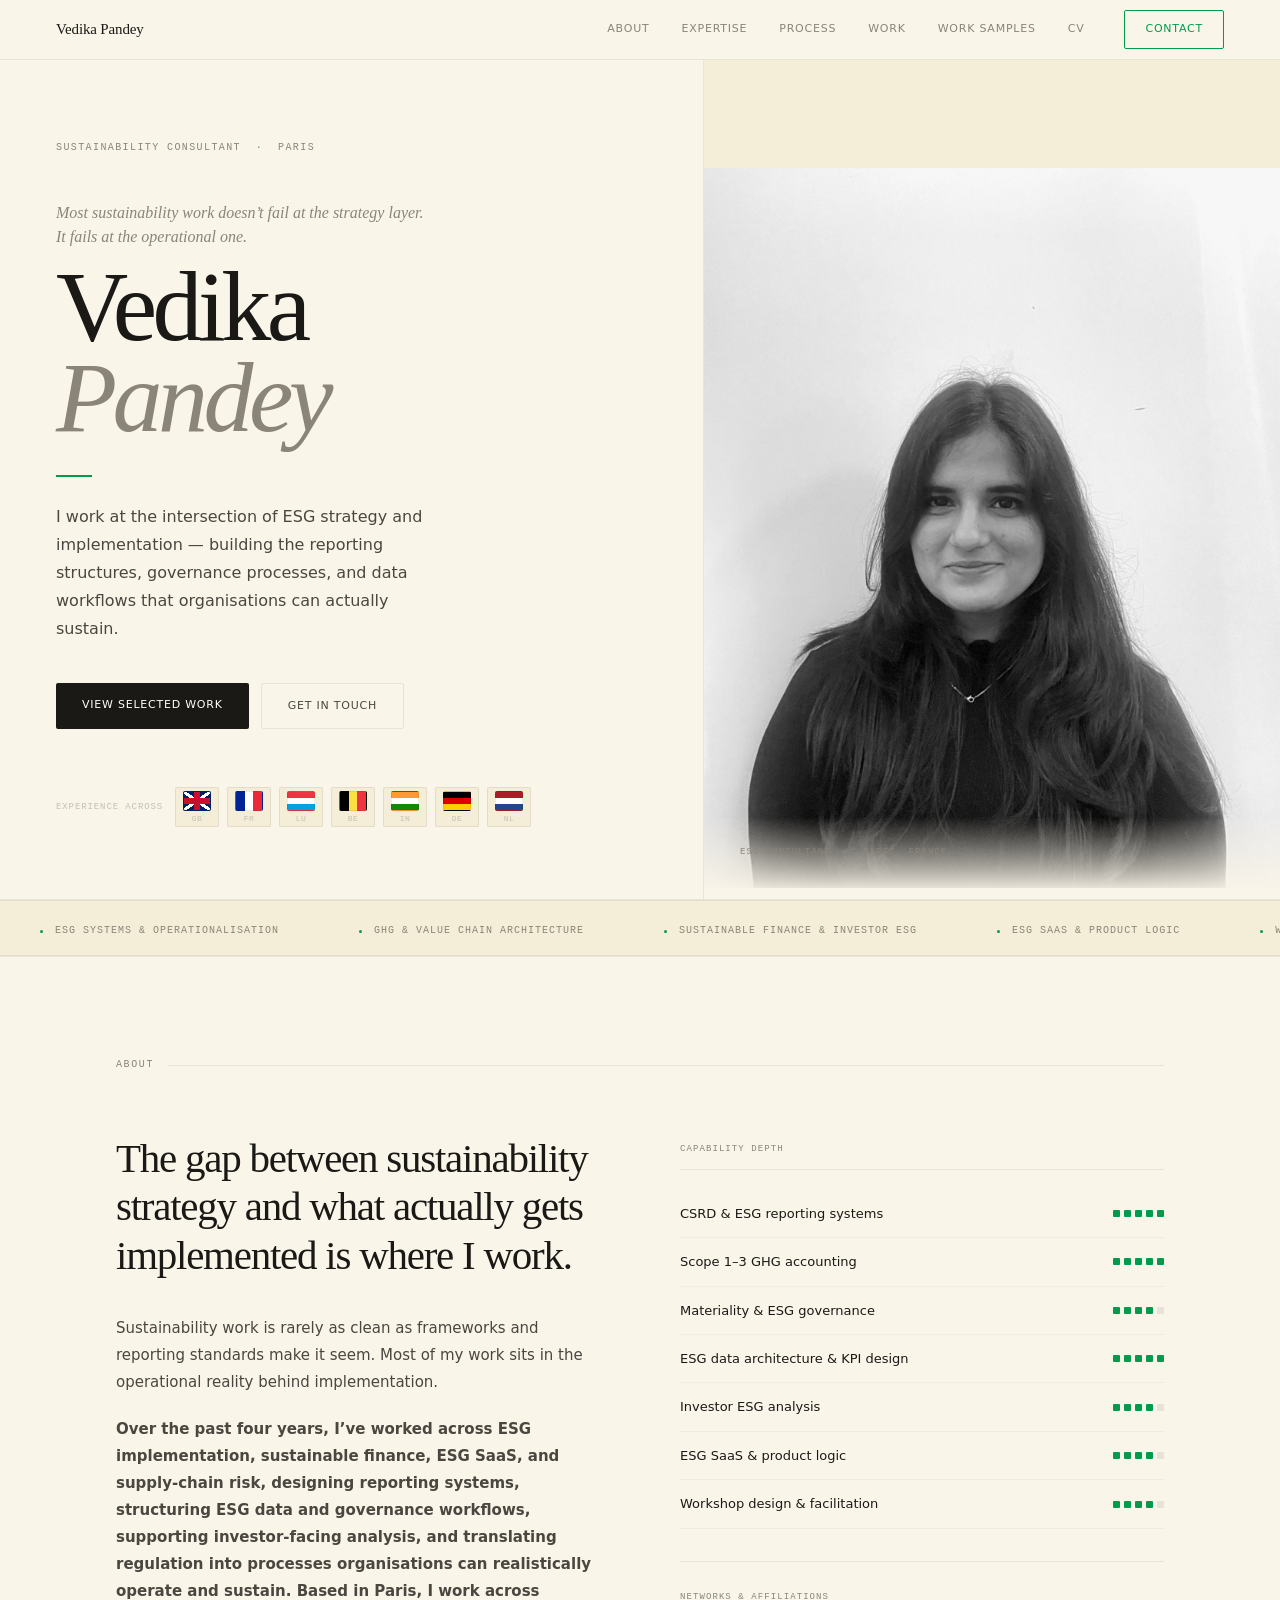
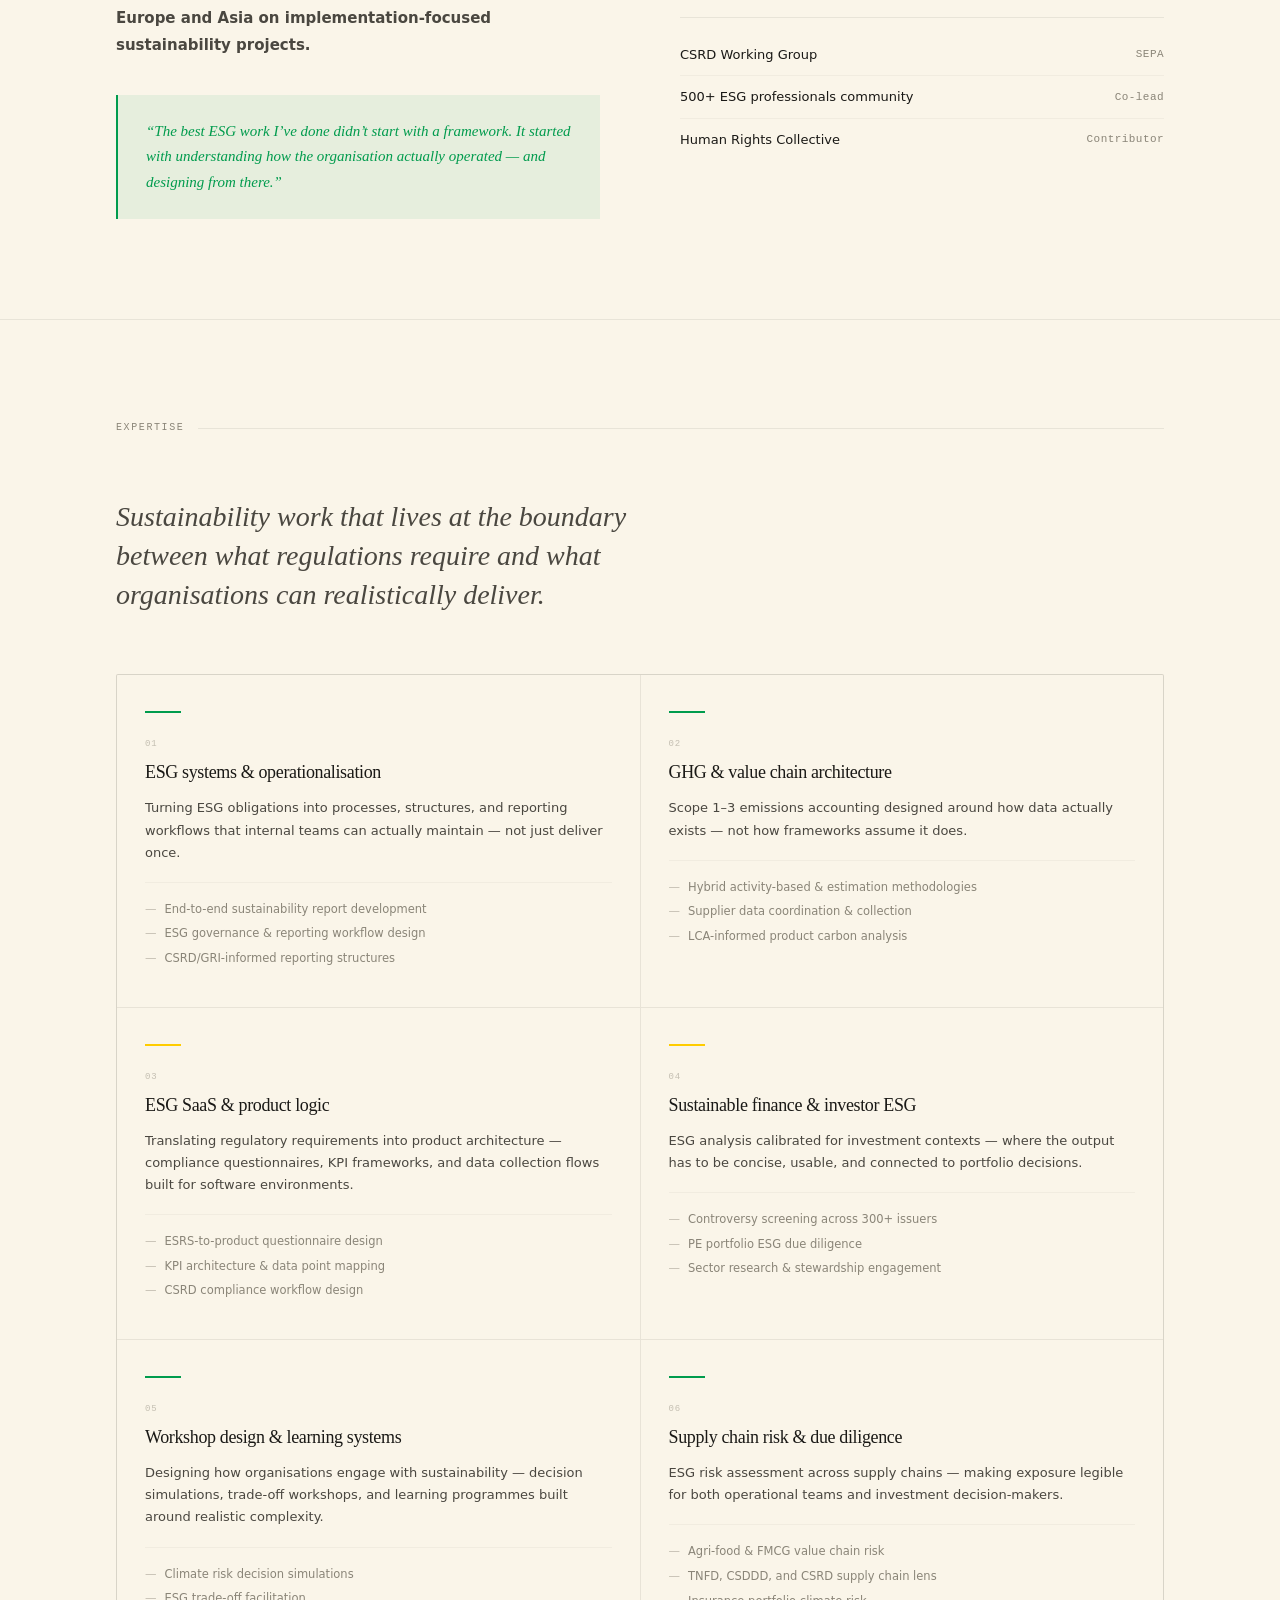
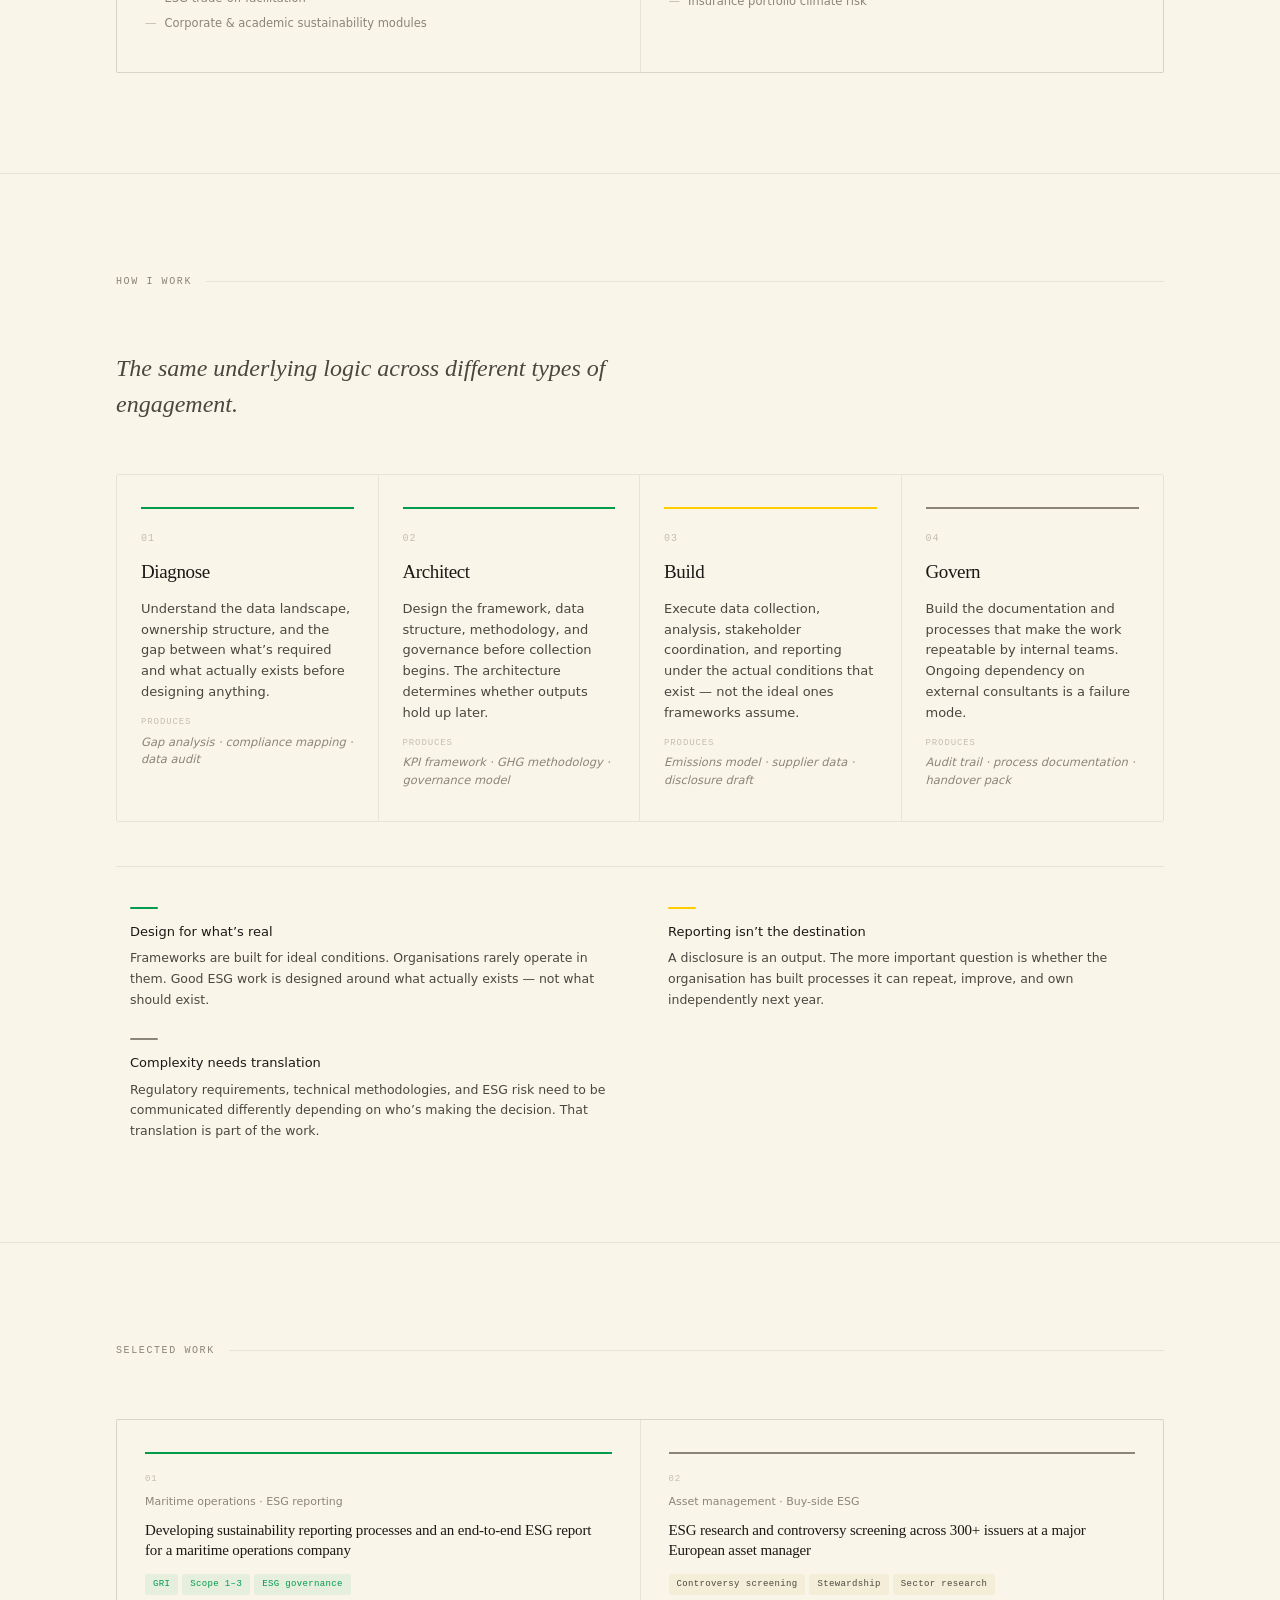
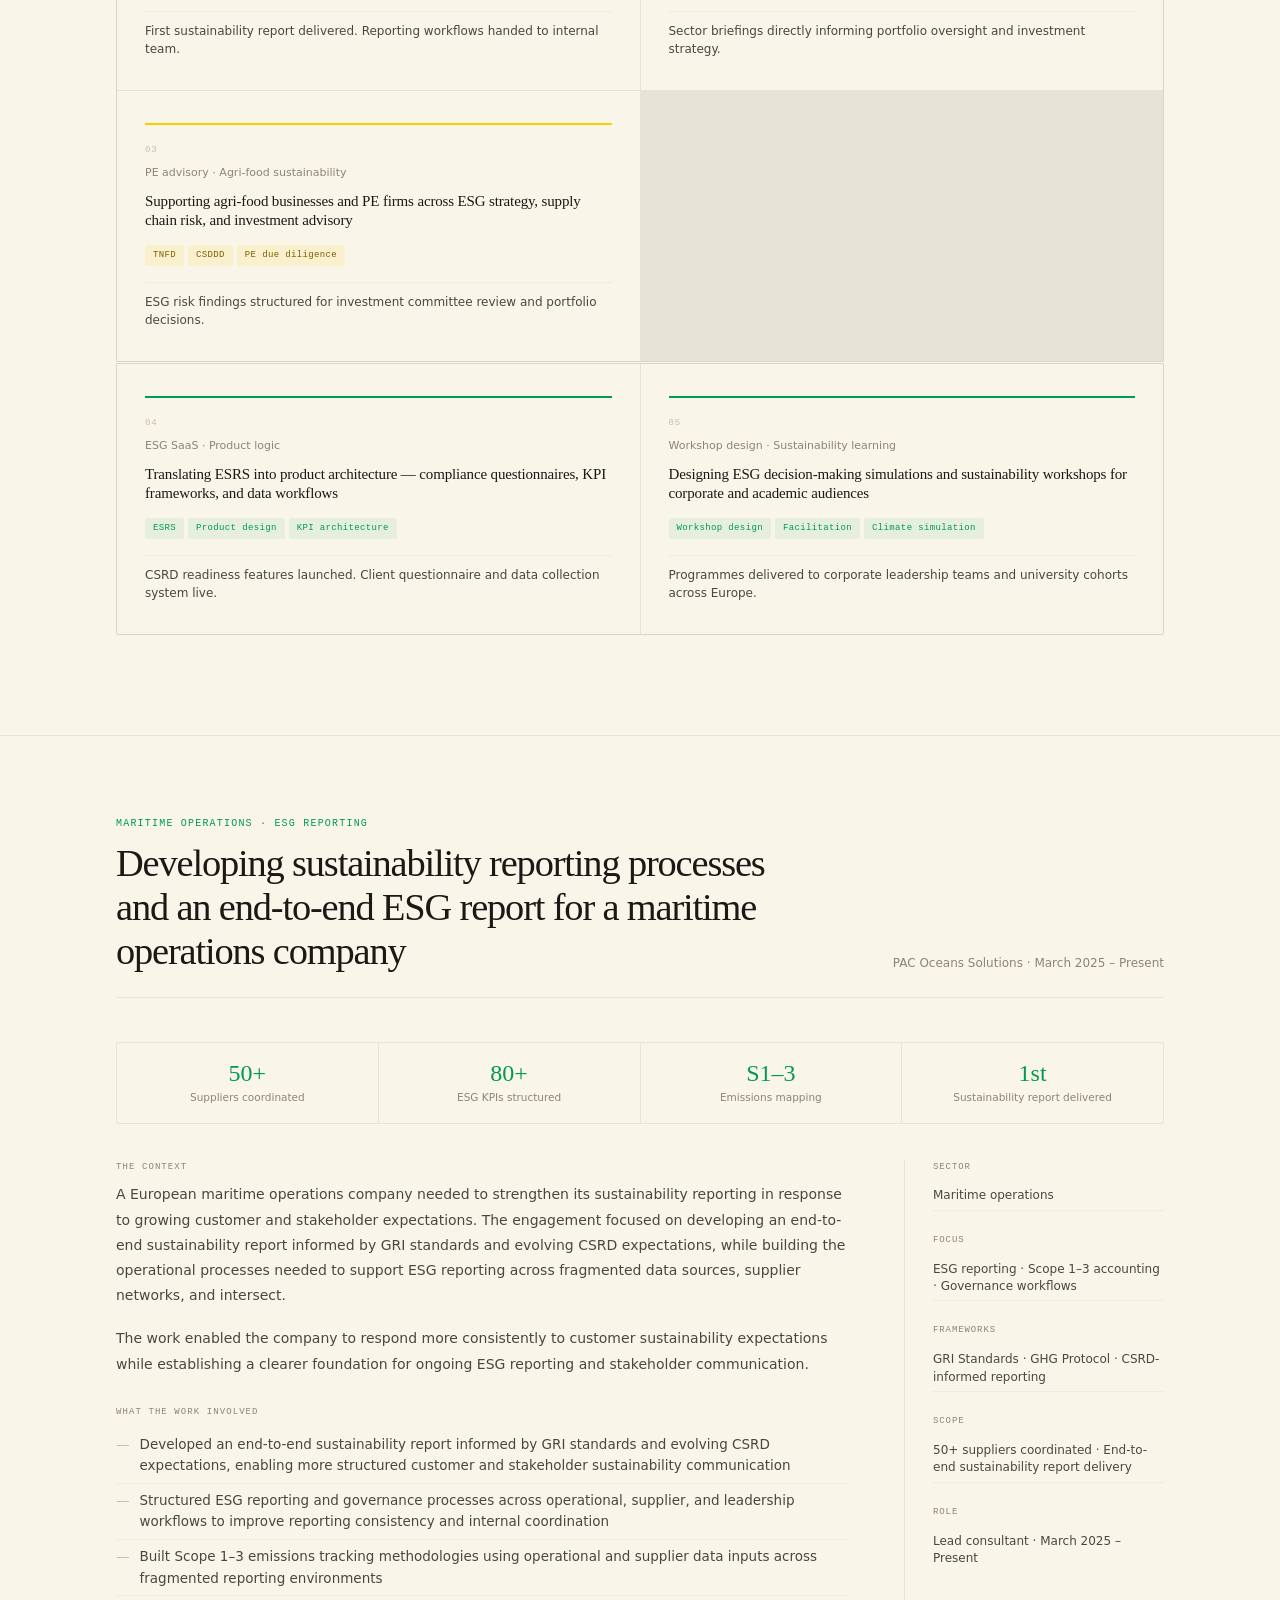
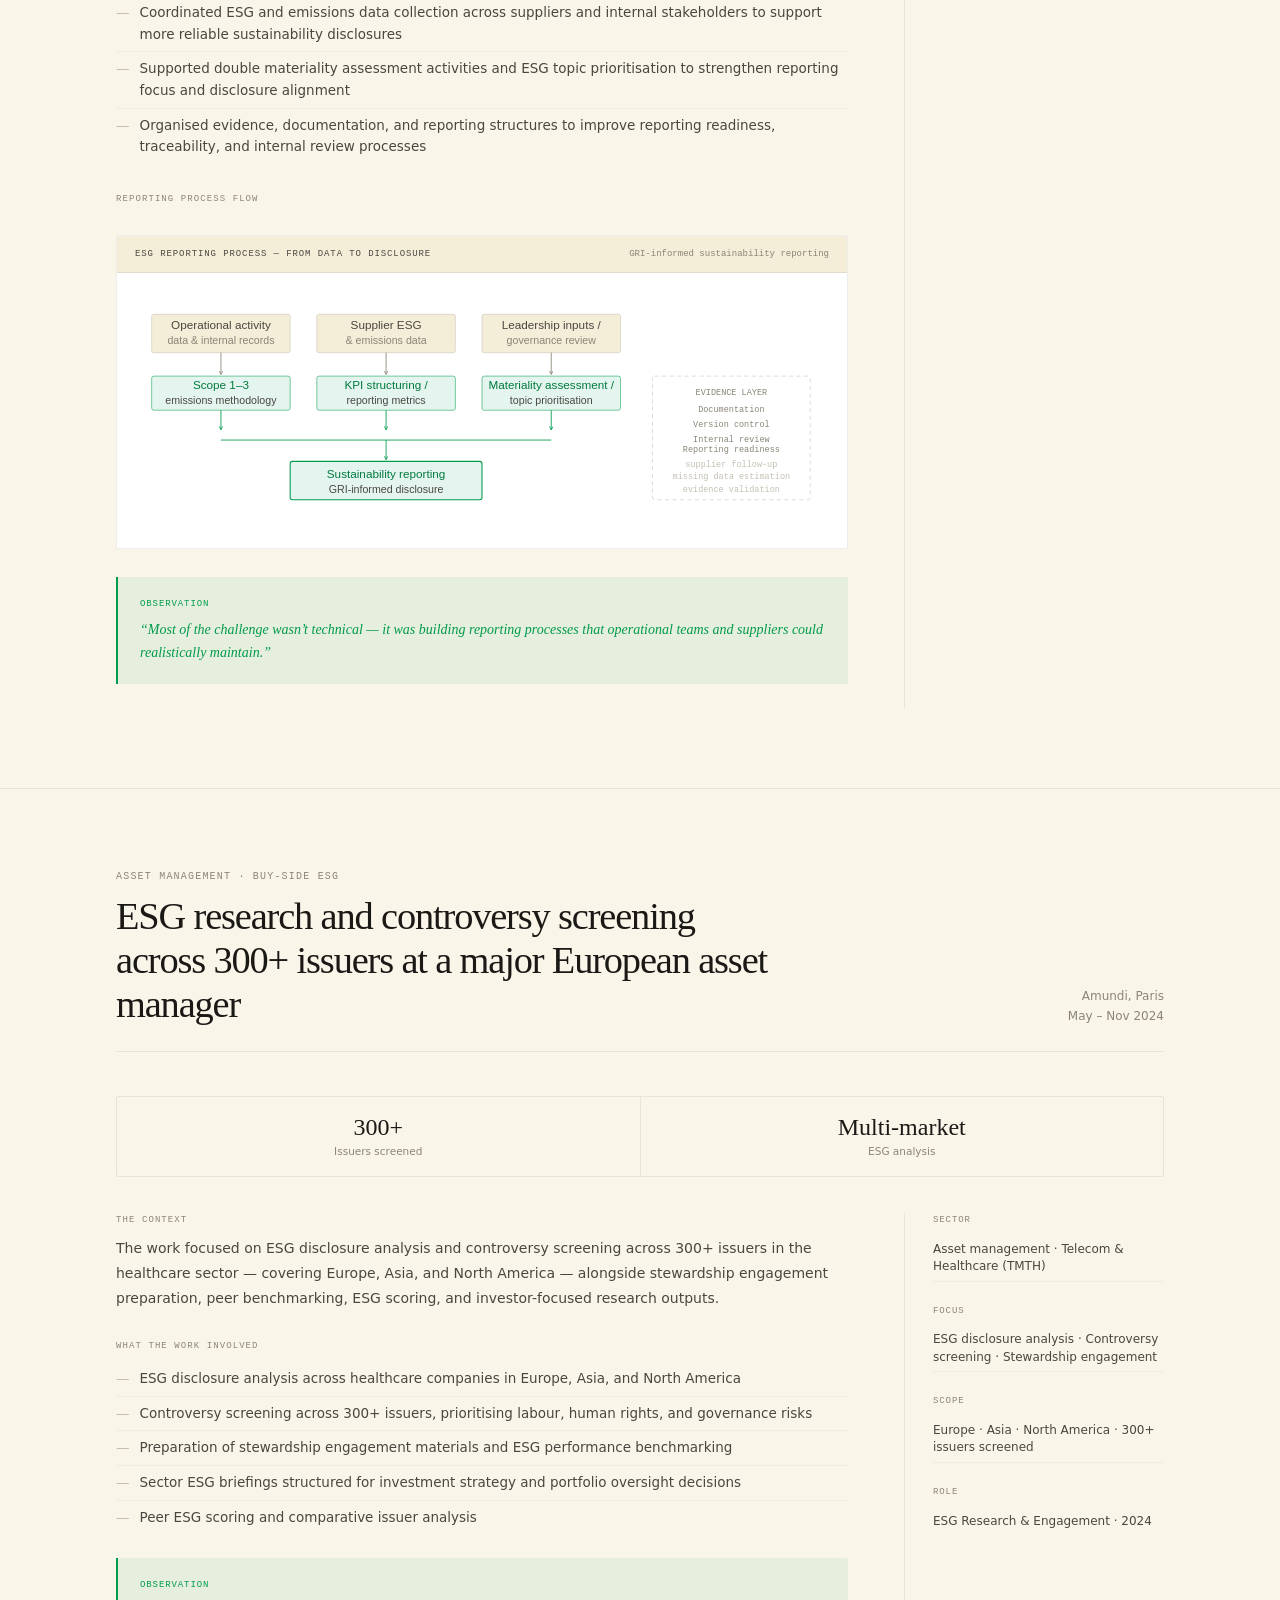
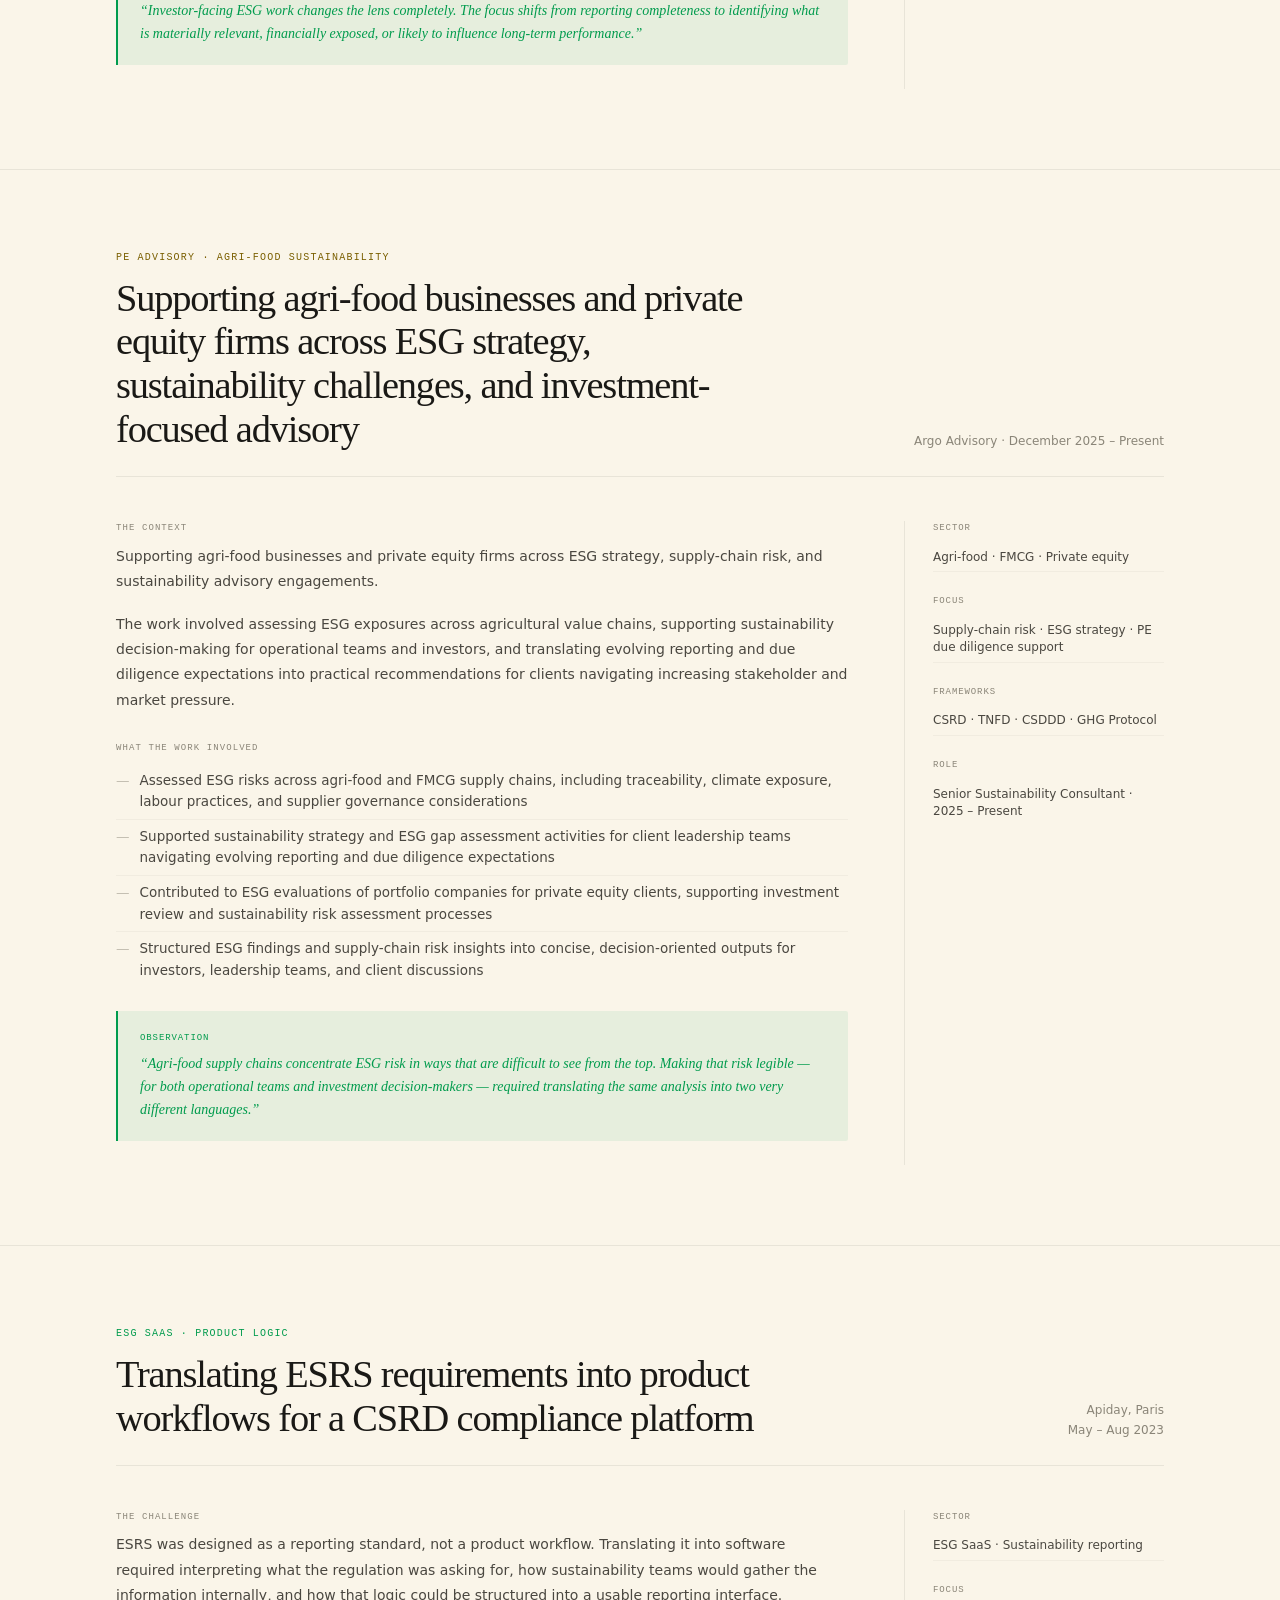
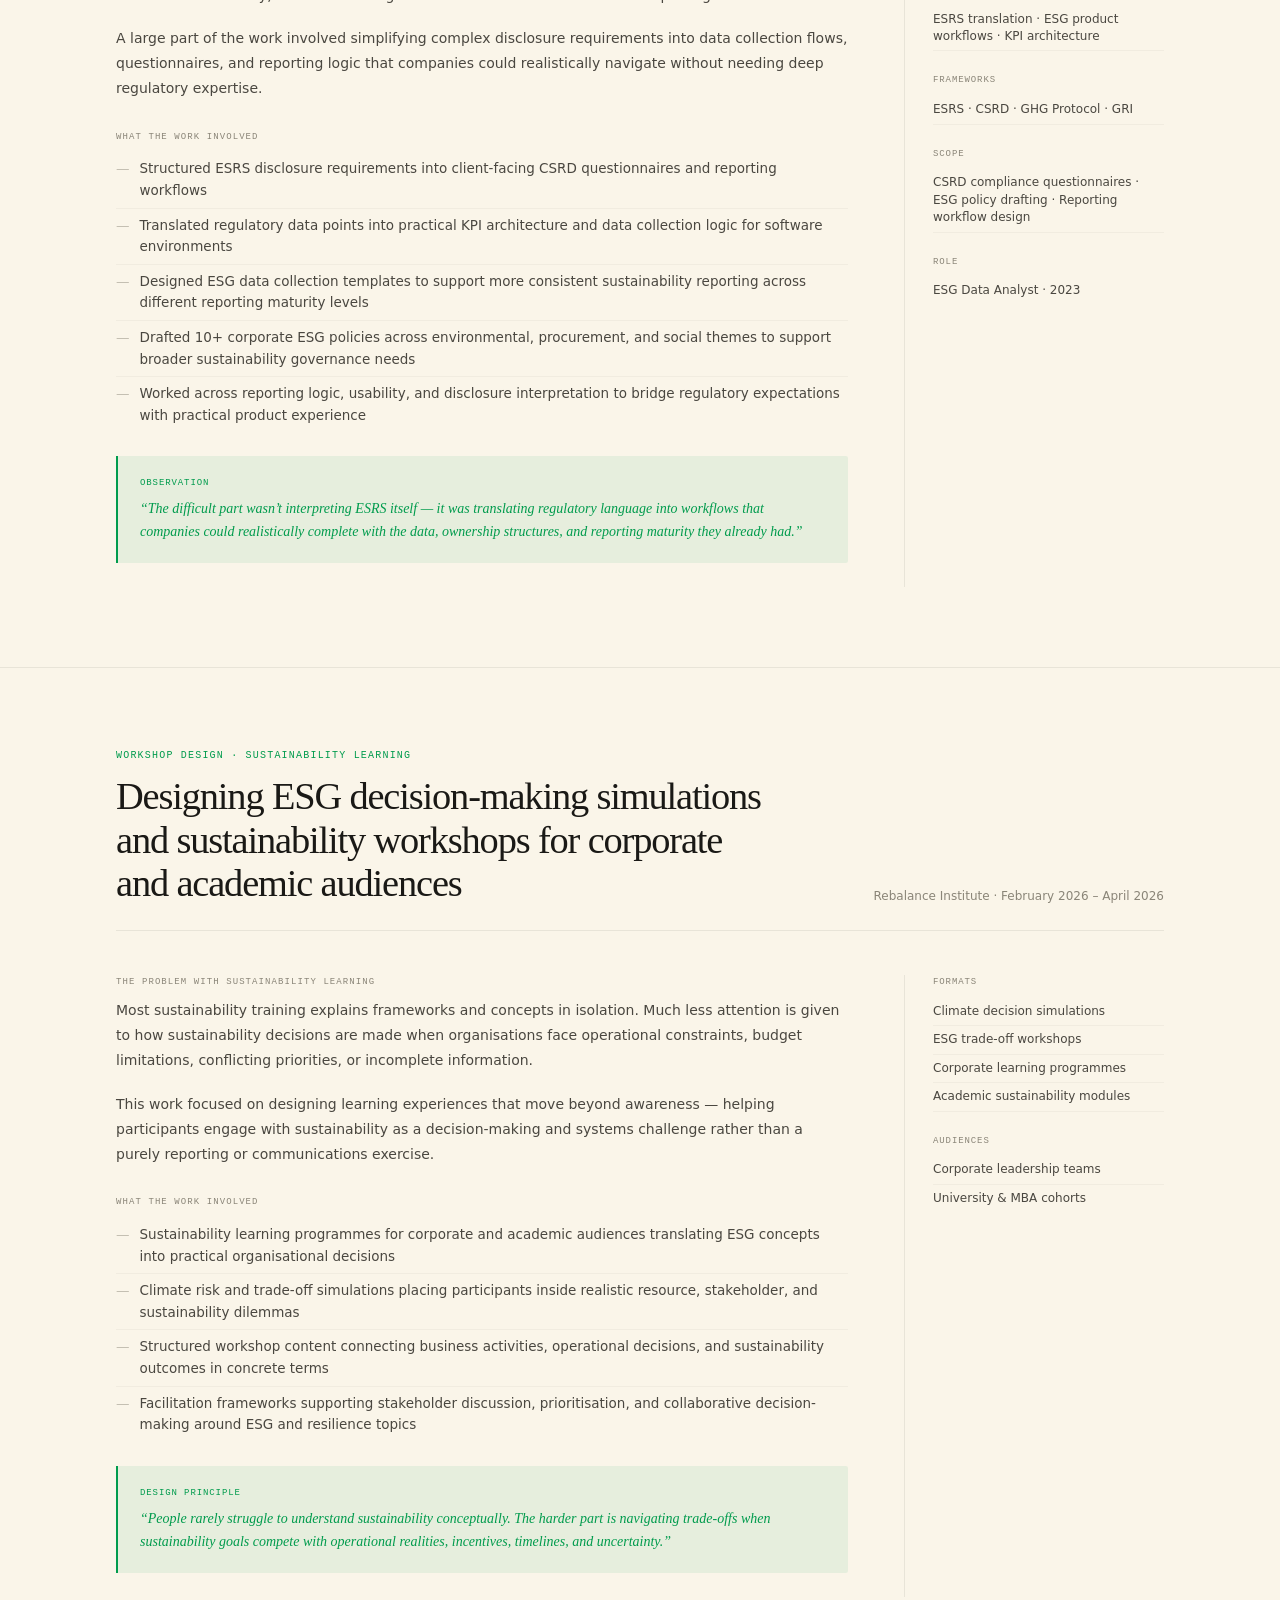
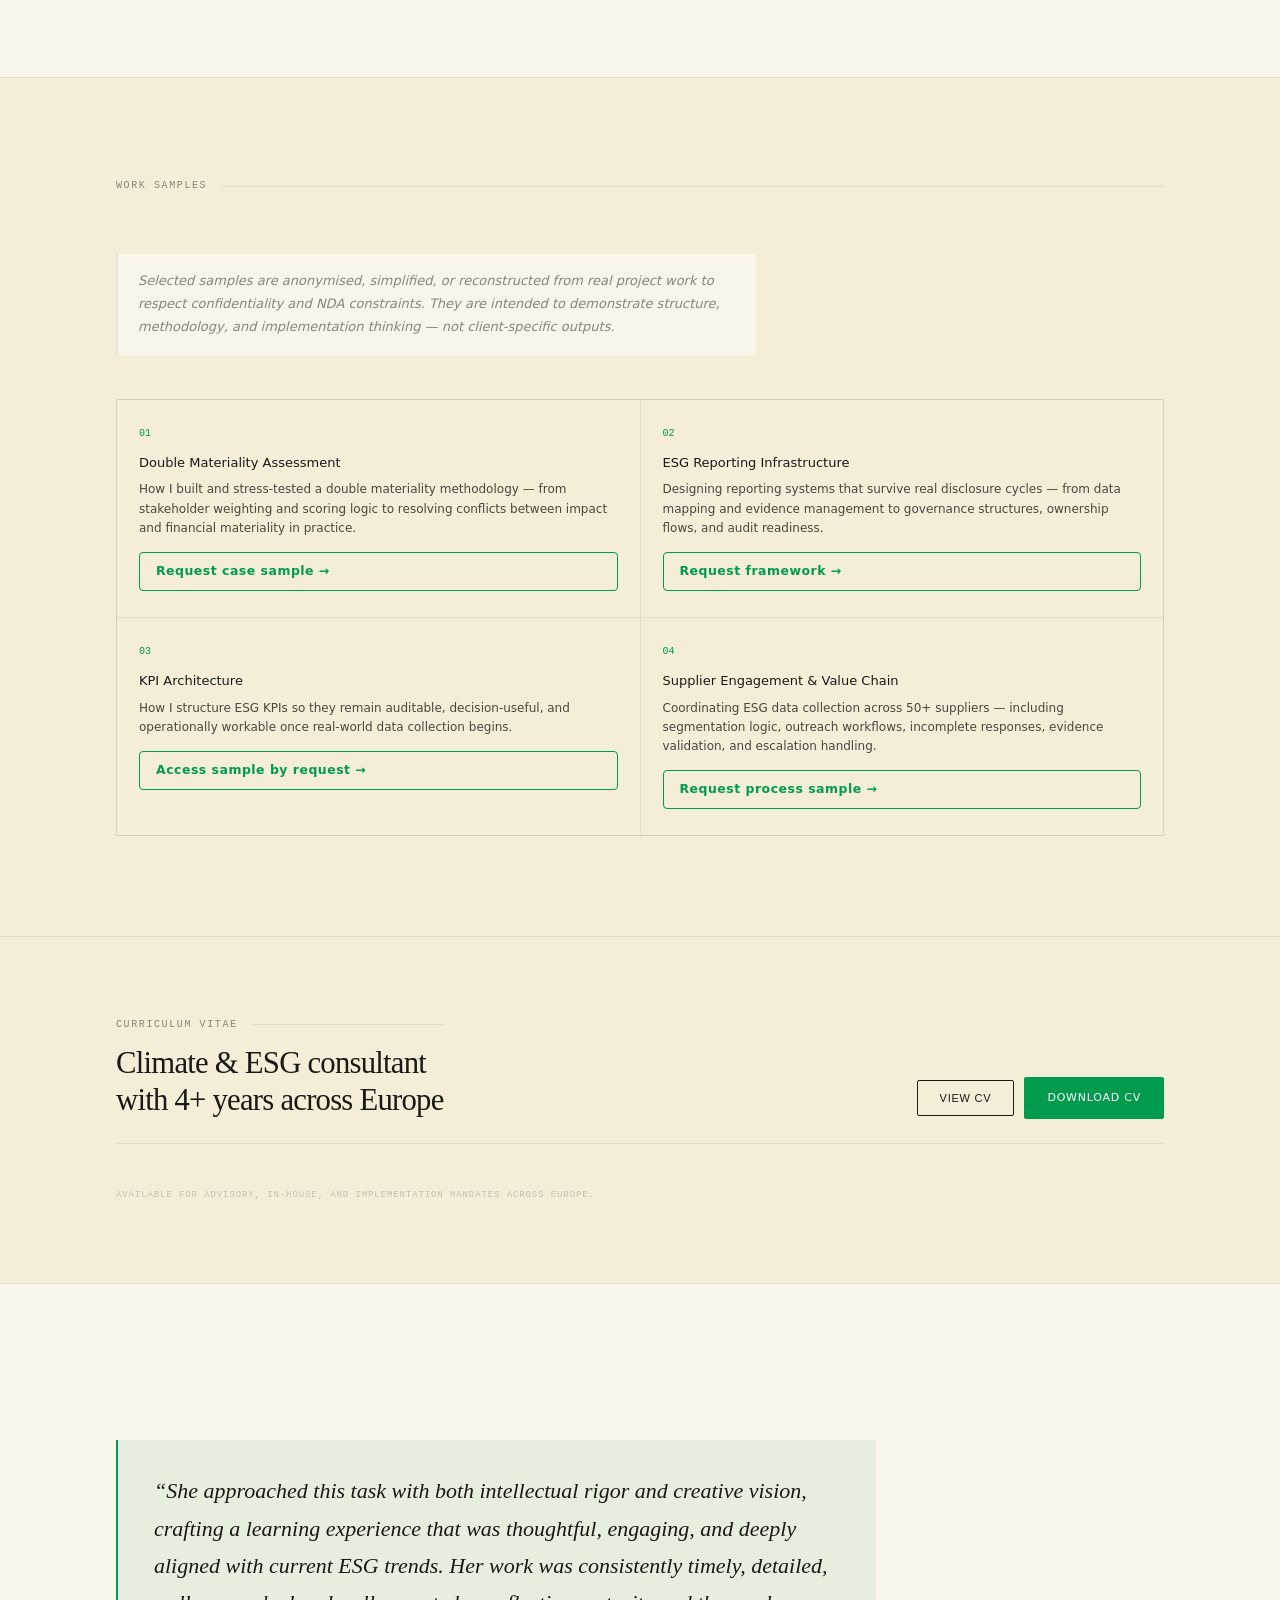
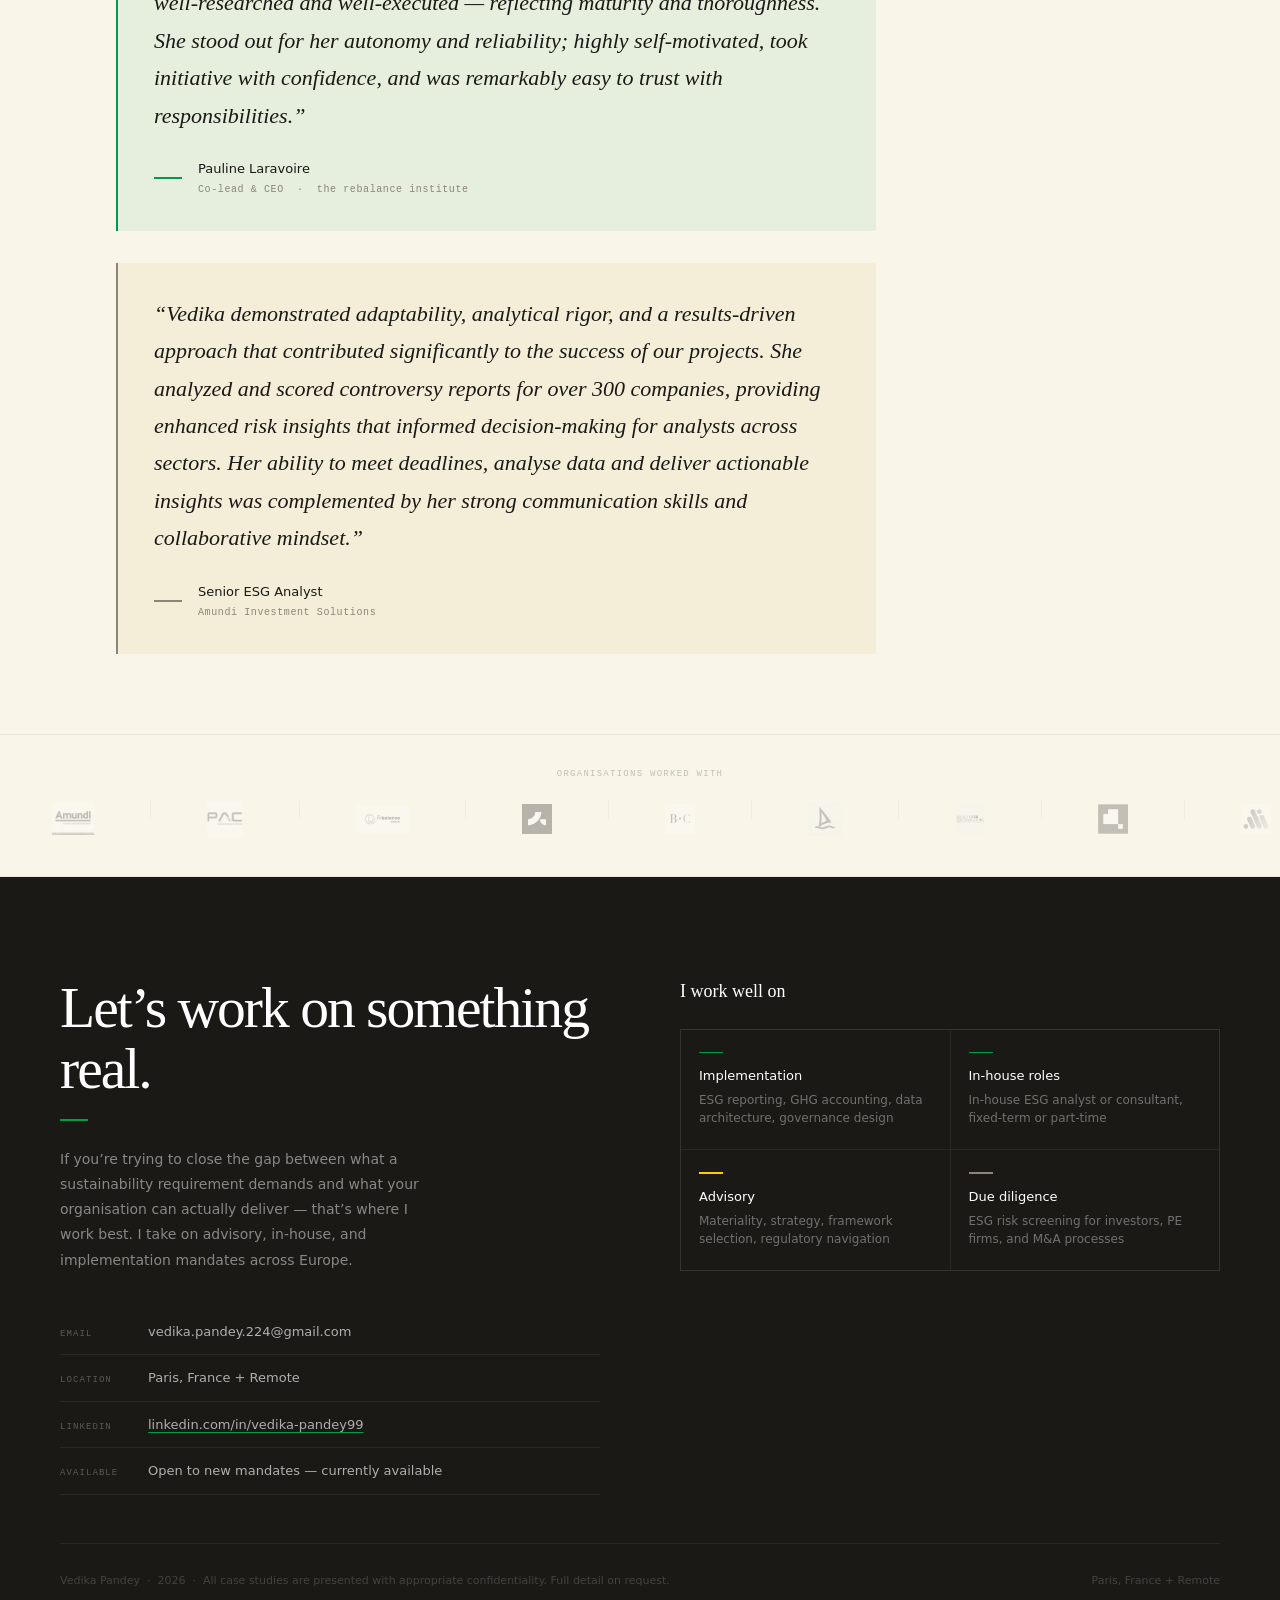
<file: cv.html>
<!DOCTYPE html>
<html>
<head>
  <meta charset="UTF-8">
  <meta http-equiv="refresh" content="0;url=https://vedika-pandey.github.io/portfolio/?utm_source=cv&utm_medium=pdf&utm_campaign=cv_link">
  <script>
    window.location.href = "https://vedika-pandey.github.io/portfolio/?utm_source=cv&utm_medium=pdf&utm_campaign=cv_link";
  </script>
</head>
<body></body>
</html>
</file>
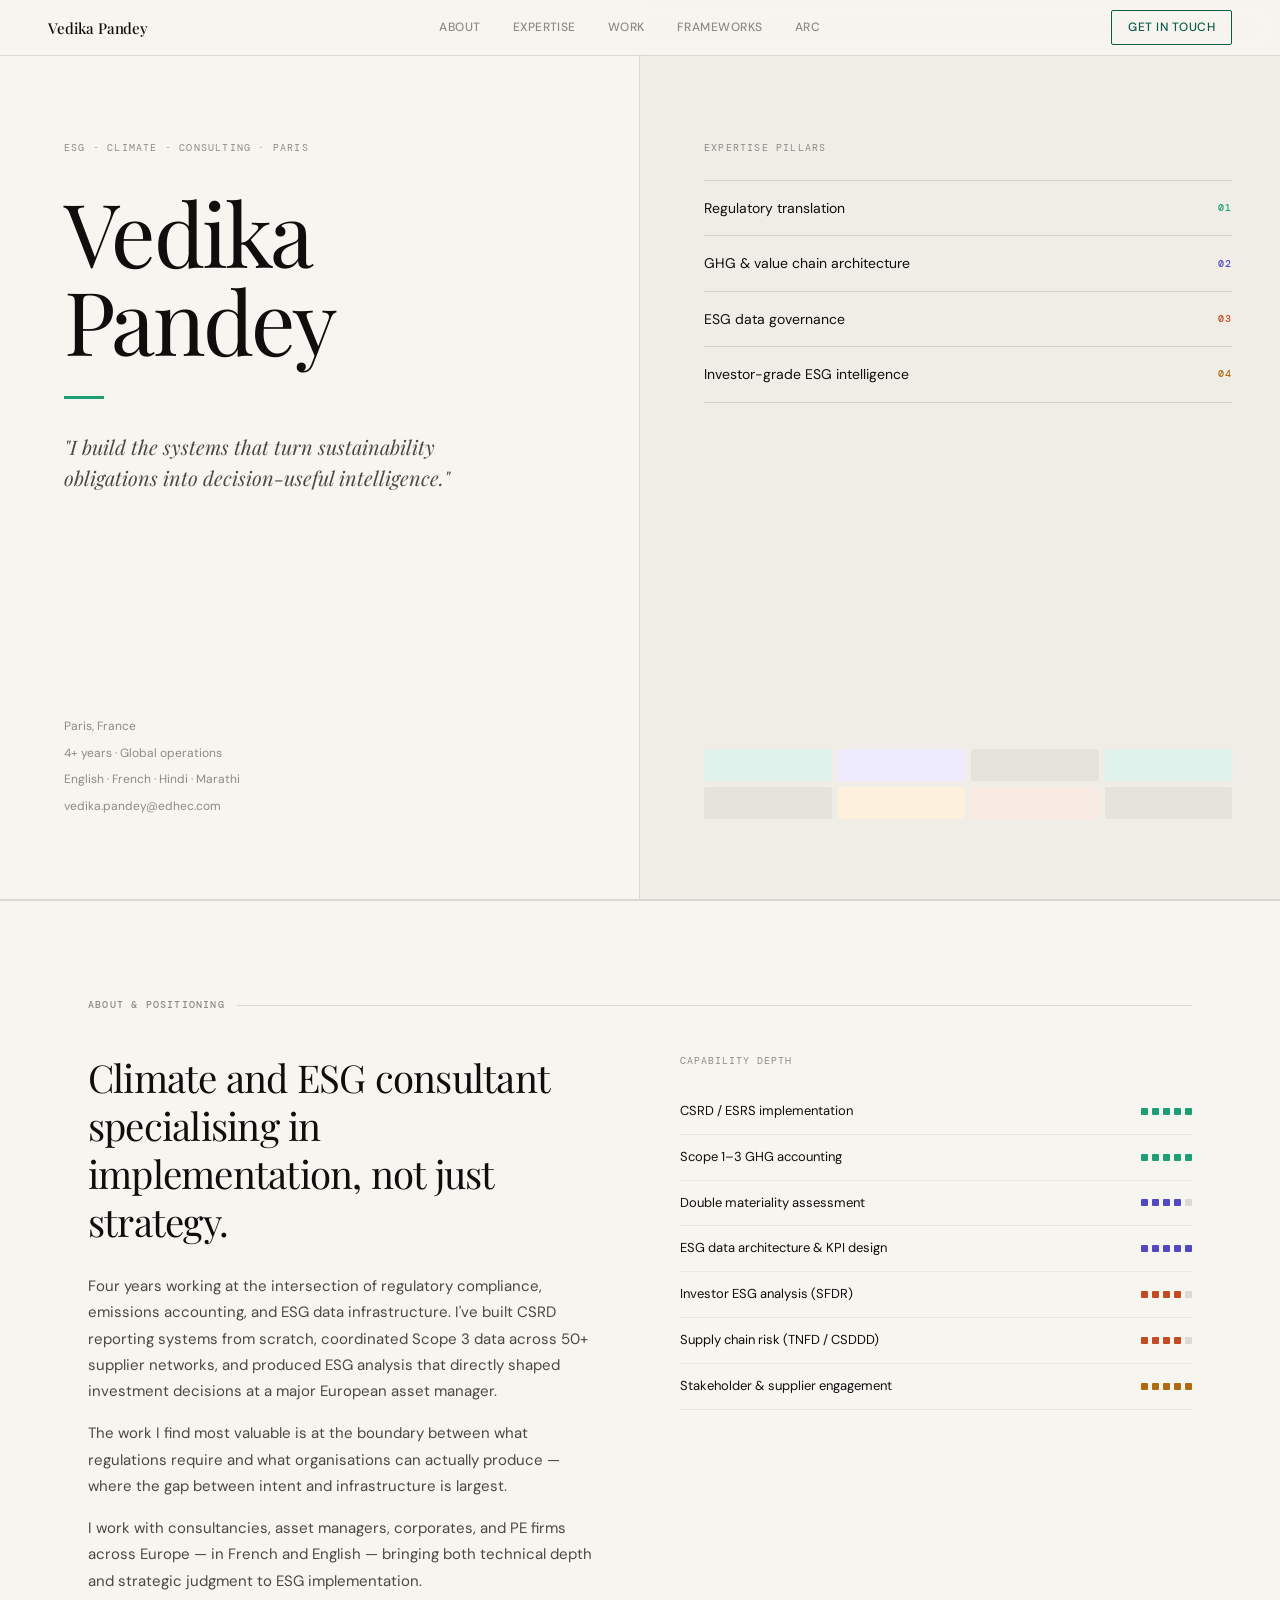
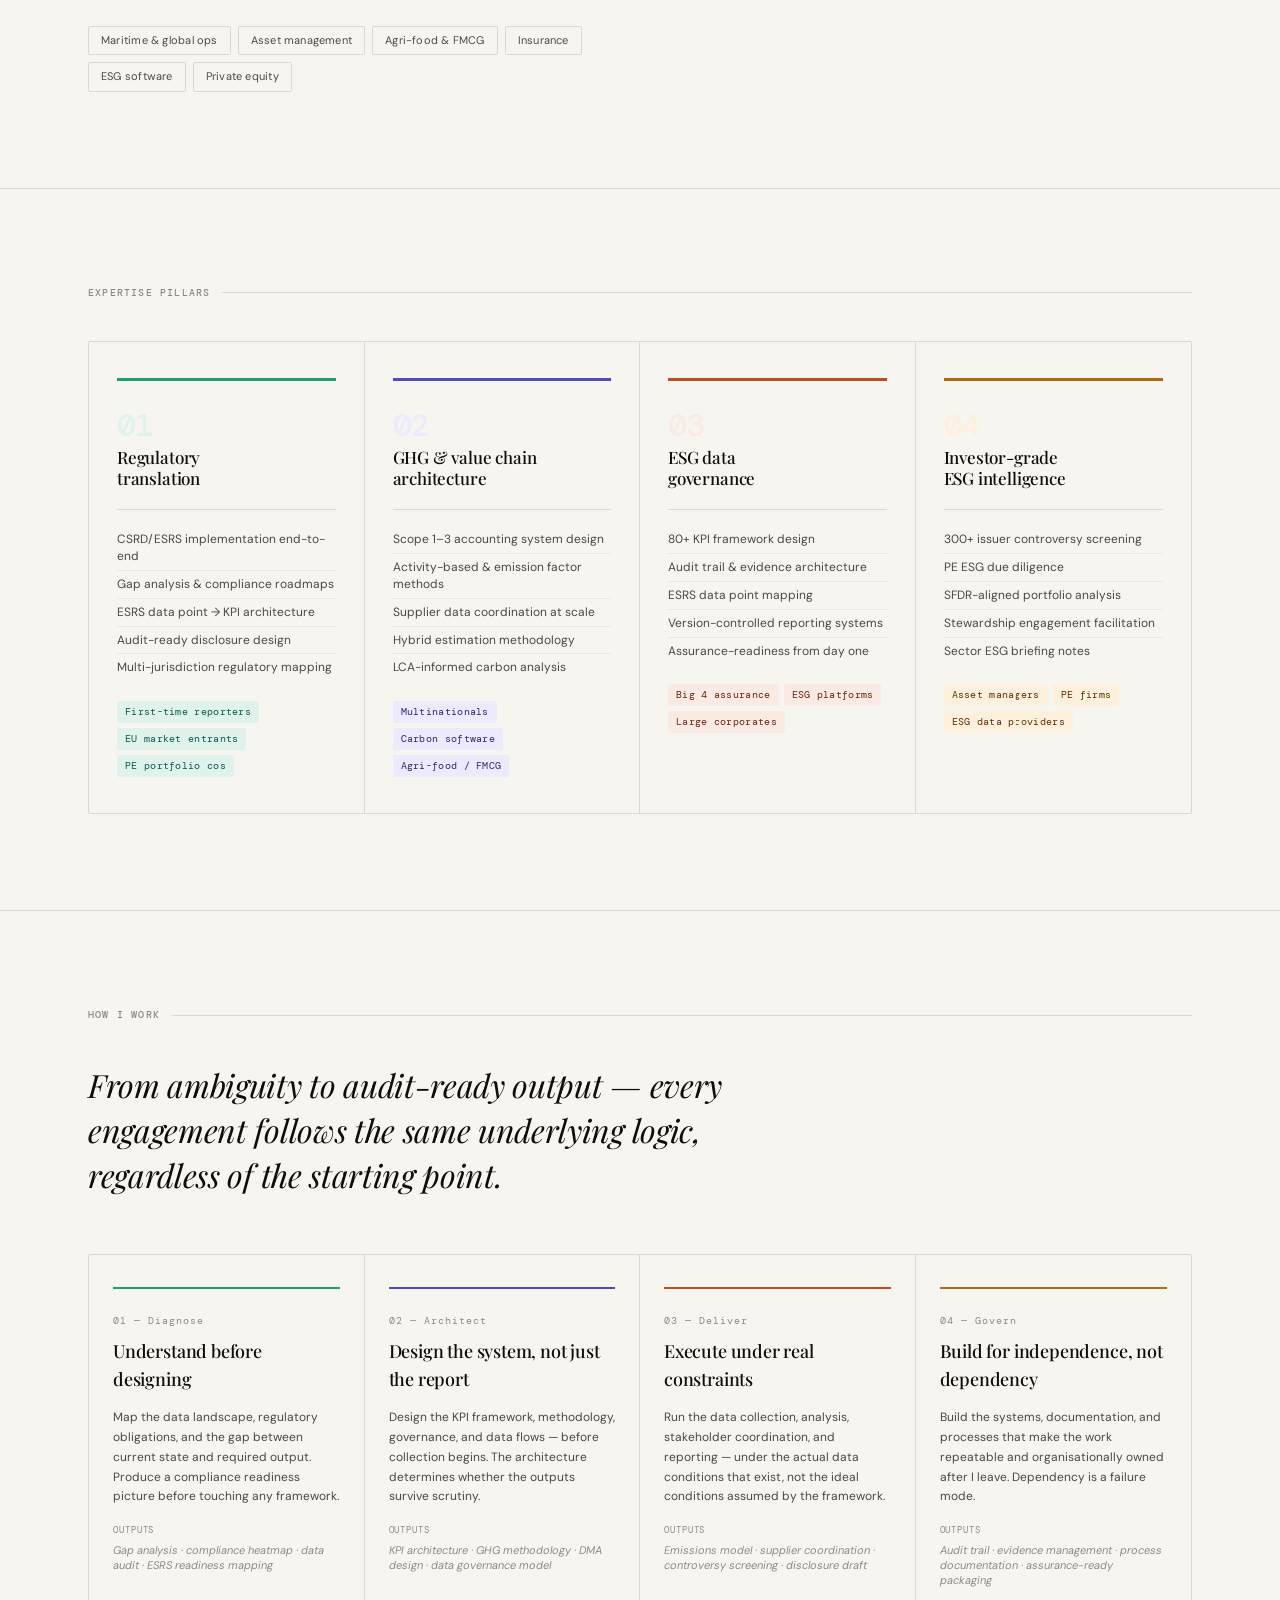
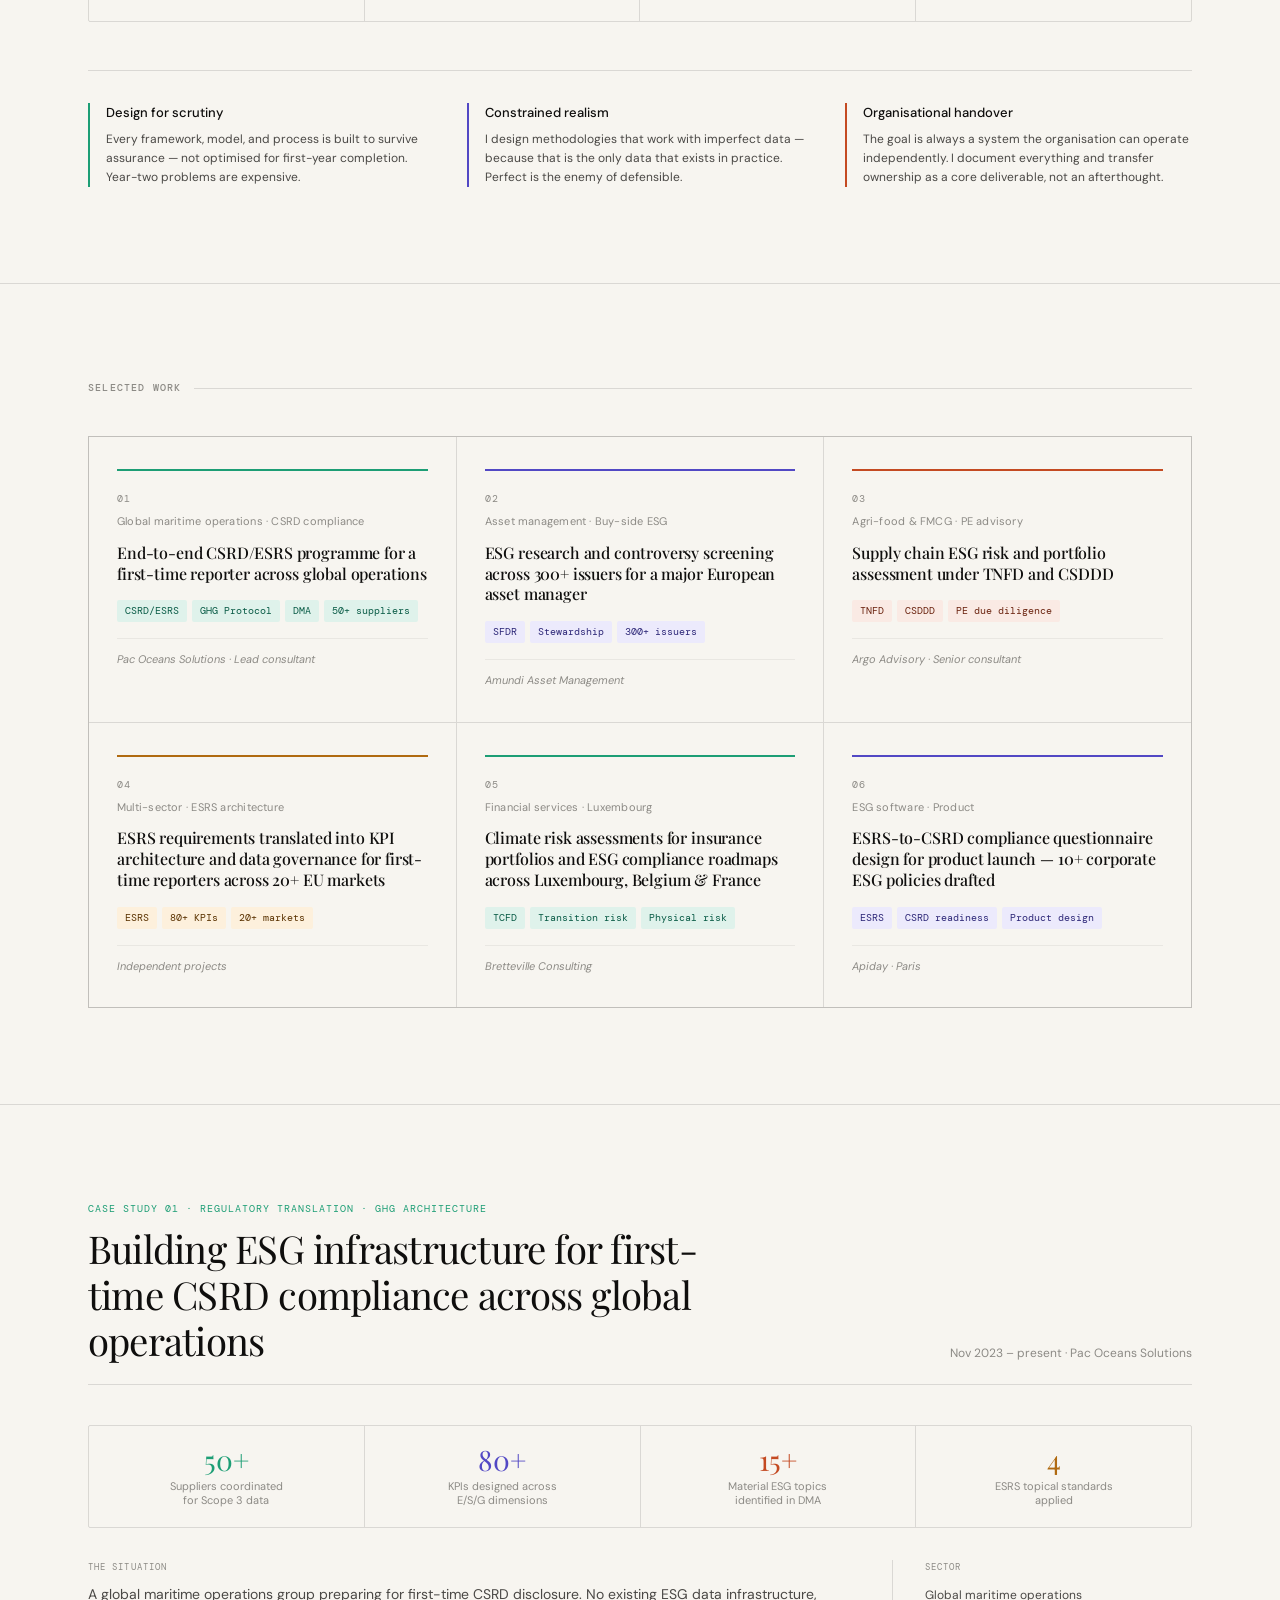
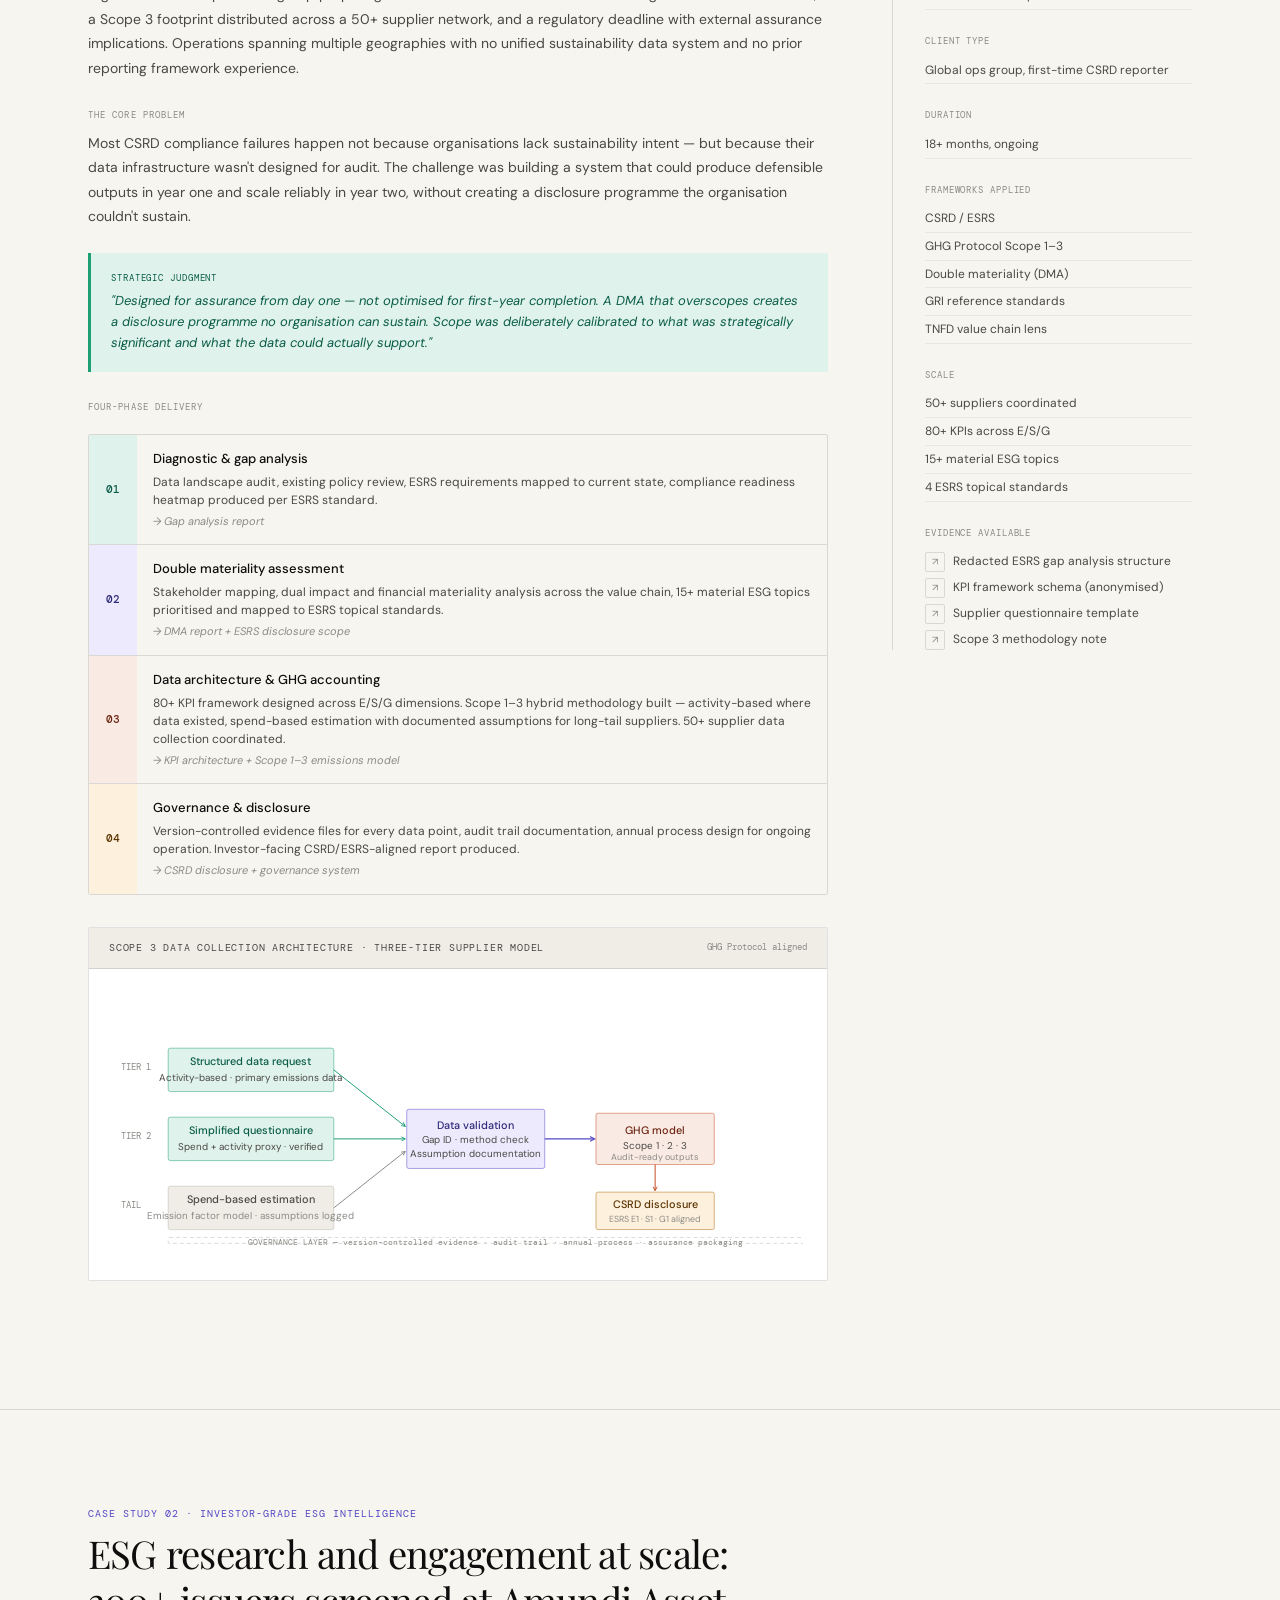
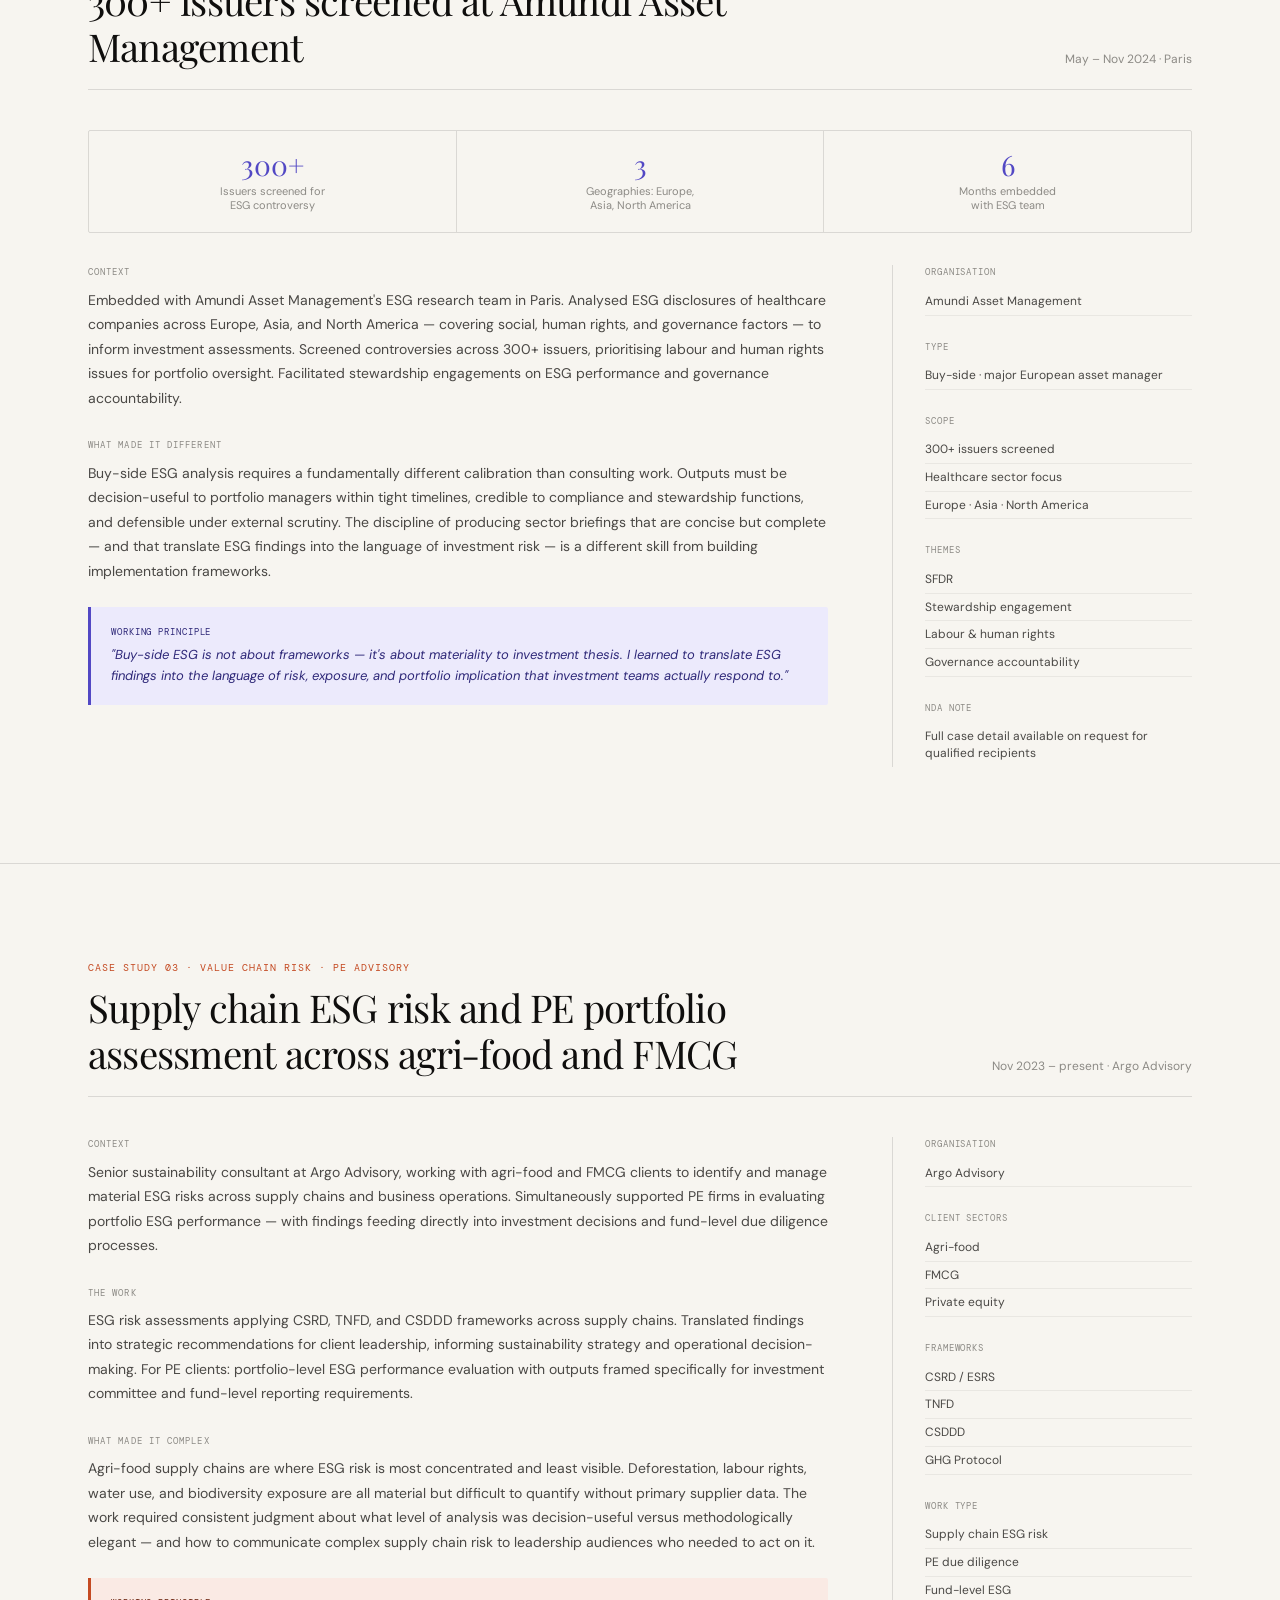
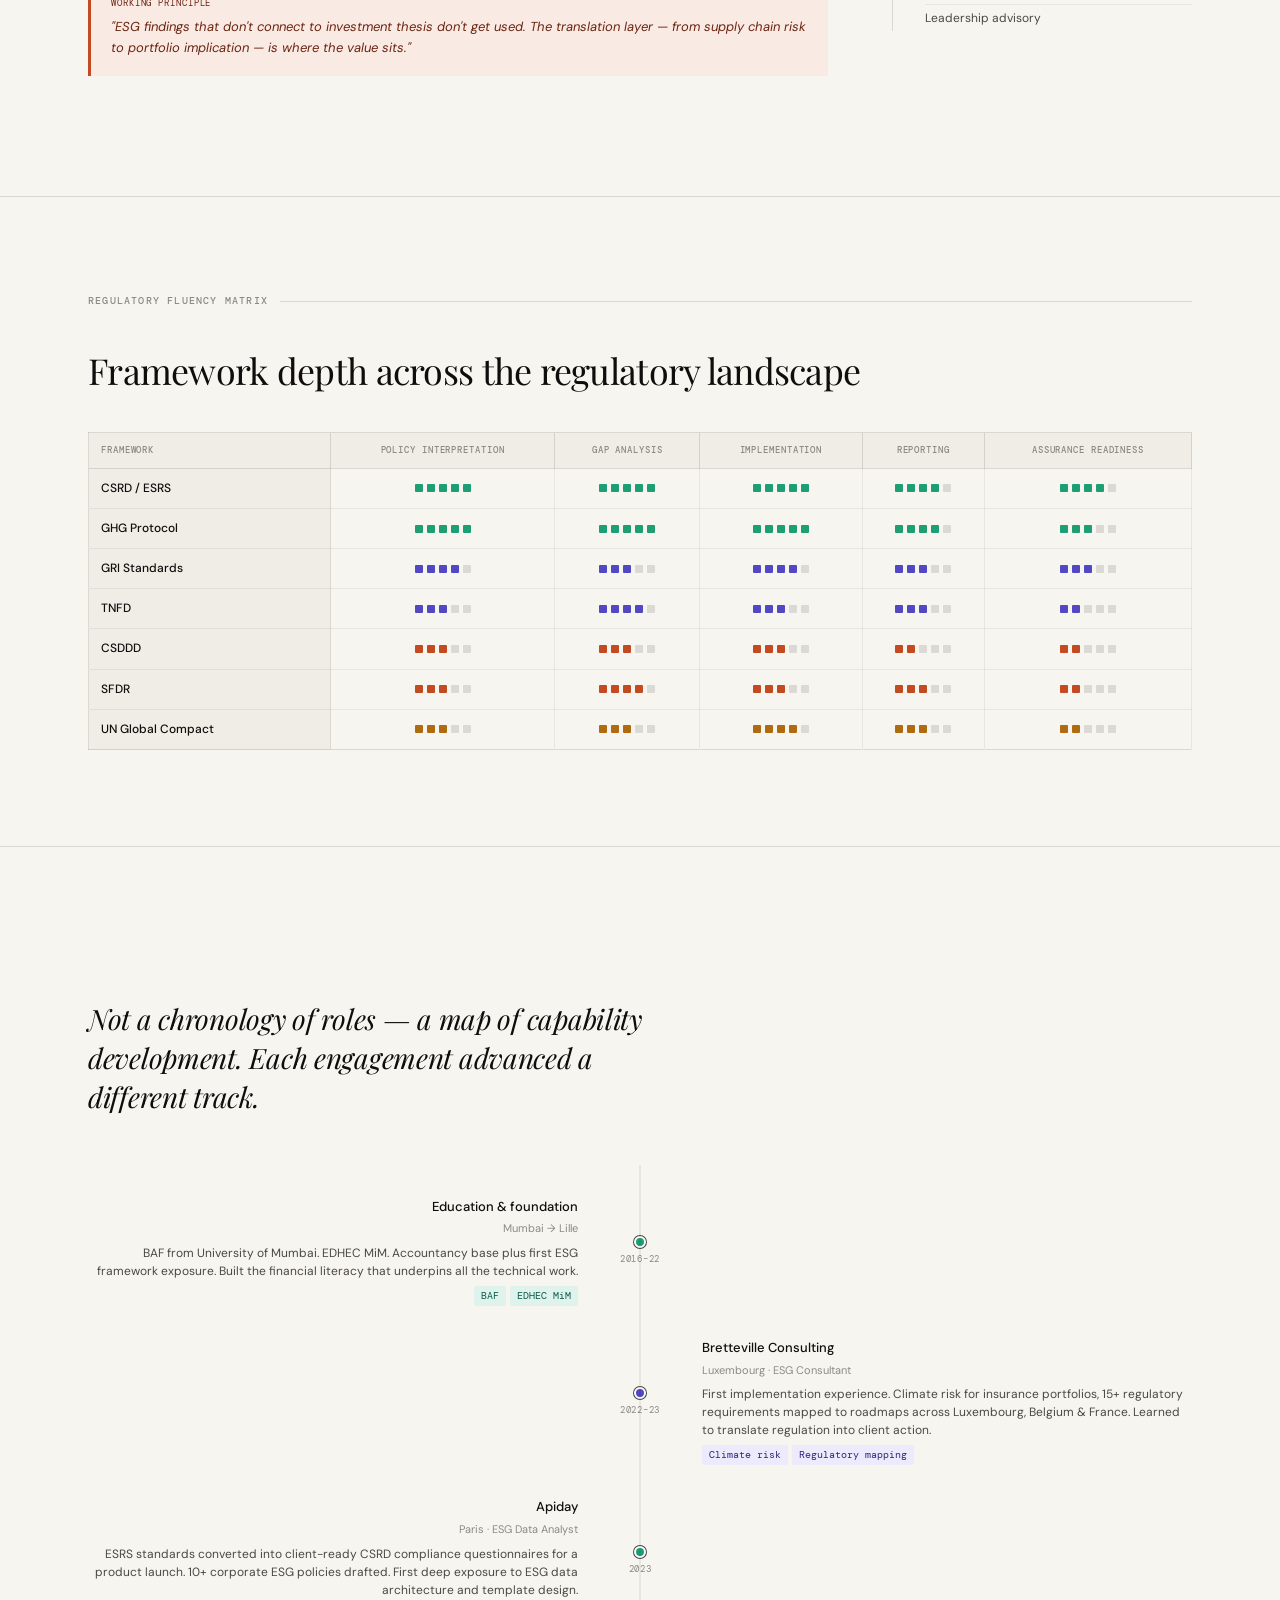
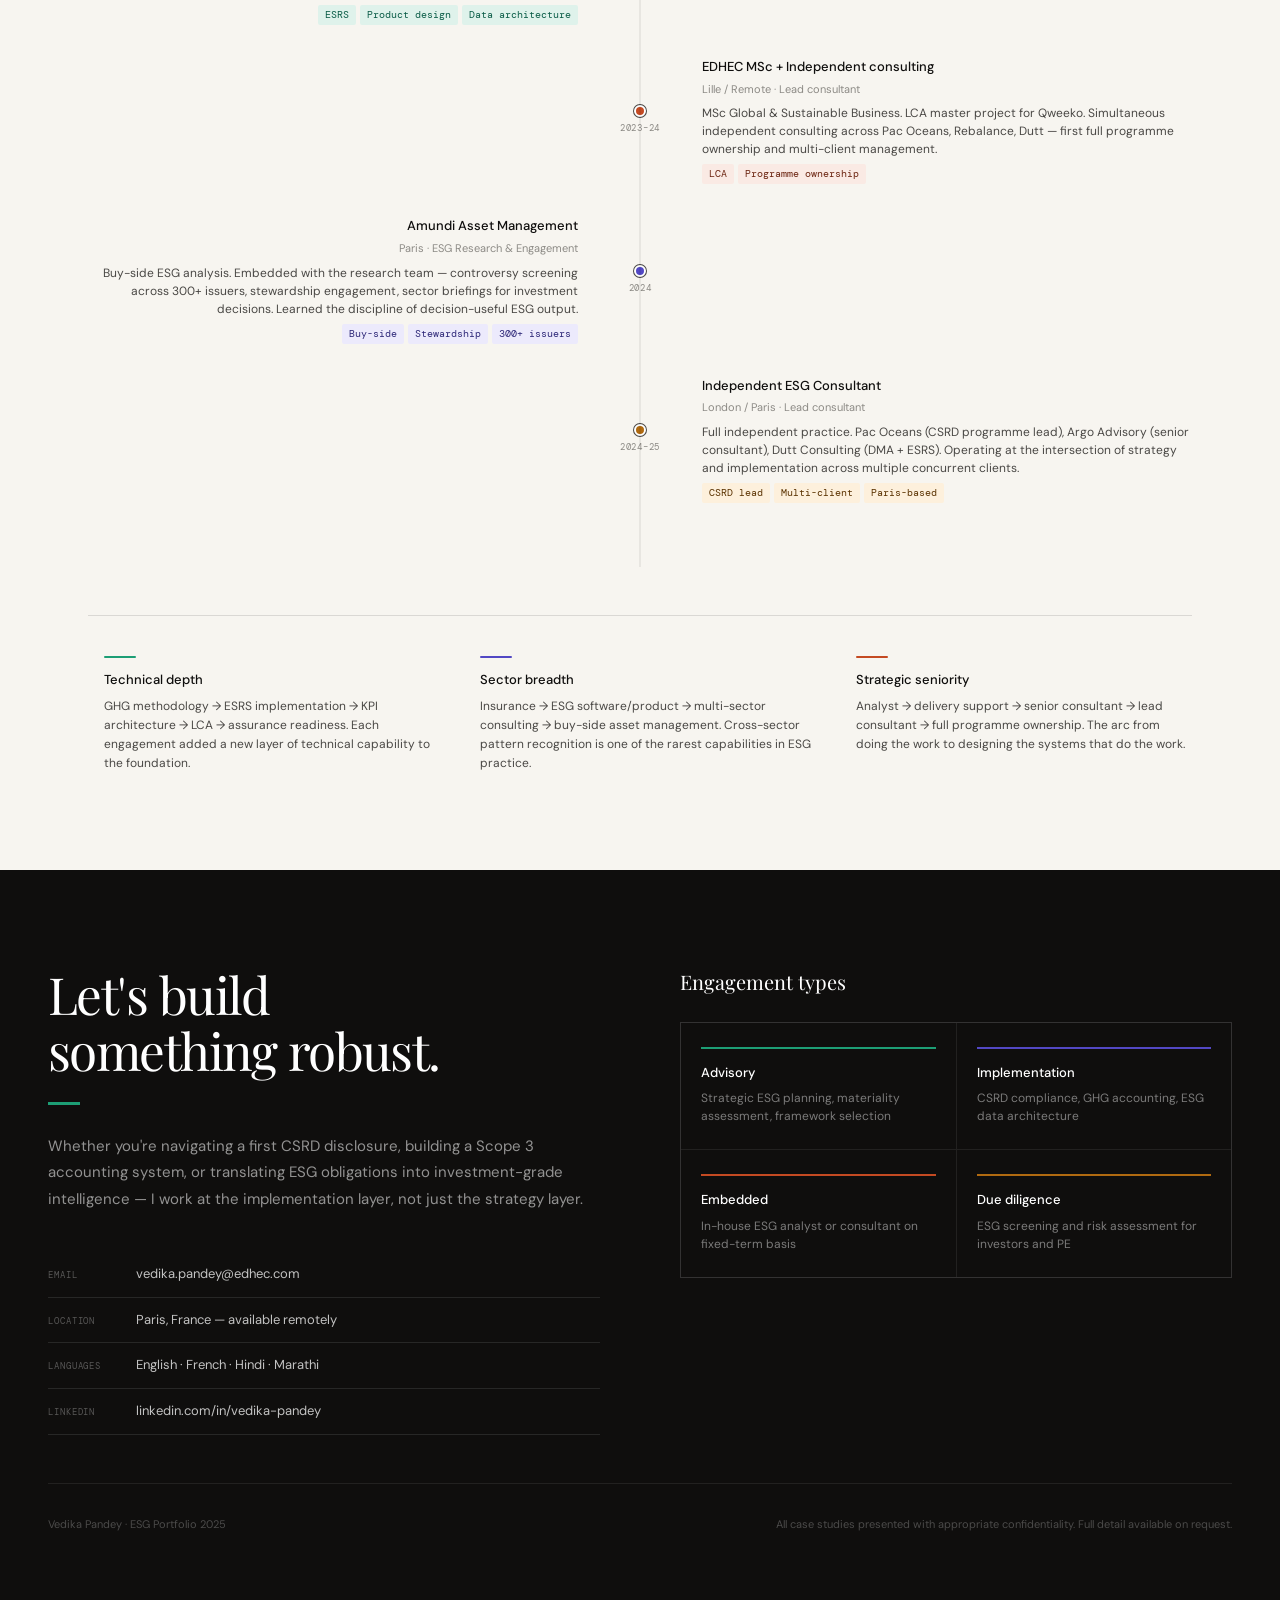
<file: index.html.html>
<!DOCTYPE html>
<html lang="en">
<head>
<meta charset="UTF-8">
<meta name="viewport" content="width=device-width, initial-scale=1.0">
<title>Vedika Pandey — ESG Consultant</title>
<link rel="preconnect" href="https://fonts.googleapis.com">
<link href="https://fonts.googleapis.com/css2?family=Playfair+Display:ital,wght@0,400;0,500;0,600;1,400;1,500&family=DM+Sans:wght@300;400;500&family=DM+Mono:wght@400;500&display=swap" rel="stylesheet">
<style>
*,*::before,*::after{box-sizing:border-box;margin:0;padding:0}
:root{
  --ink:#0f0e0d;
  --ink2:#4a4845;
  --ink3:#8c8a85;
  --ink4:#b8b5ae;
  --paper:#f7f5f0;
  --paper2:#efede6;
  --paper3:#e6e3da;
  --white:#ffffff;
  --rule:rgba(15,14,13,0.12);
  --rule2:rgba(15,14,13,0.06);
  --t1:#0a5c47;--t1l:#dff2eb;--t1m:#1d9e75;
  --t2:#2e2878;--t2l:#eceafc;--t2m:#5248c4;
  --t3:#6b2410;--t3l:#faeae4;--t3m:#c44a22;
  --t4:#5a3200;--t4l:#fdf0dc;--t4m:#b06a10;
  --serif:'Playfair Display',Georgia,serif;
  --sans:'DM Sans',system-ui,sans-serif;
  --mono:'DM Mono',monospace;
}
html{scroll-behavior:smooth;font-size:16px;scroll-padding-top:72px}
body{background:var(--paper);color:var(--ink);font-family:var(--sans);font-weight:400;line-height:1.6;overflow-x:hidden}

/* ── NAV ── */
nav{position:fixed;top:0;left:0;right:0;z-index:100;background:rgba(247,245,240,0.95);backdrop-filter:blur(8px);border-bottom:1px solid var(--rule);padding:0 48px;height:56px;display:flex;align-items:center;justify-content:space-between}
.nav-name{font-family:var(--serif);font-size:15px;font-weight:500;letter-spacing:-0.01em}
.nav-links{display:flex;gap:32px}
.nav-links a{font-size:12px;font-weight:500;color:var(--ink3);text-decoration:none;letter-spacing:0.04em;text-transform:uppercase;transition:color 0.2s}
.nav-links a:hover{color:var(--ink)}
.nav-cta{font-size:12px;font-weight:500;color:var(--t1);border:1px solid var(--t1);padding:7px 16px;border-radius:2px;text-decoration:none;letter-spacing:0.04em;text-transform:uppercase;transition:all 0.2s}
.nav-cta:hover{background:var(--t1);color:var(--white)}

/* ── REVEAL ── */
.reveal{opacity:0;transform:translateY(28px);transition:opacity 0.7s ease,transform 0.7s ease}
.reveal.visible{opacity:1;transform:none}
.reveal-delay-1{transition-delay:0.1s}
.reveal-delay-2{transition-delay:0.2s}
.reveal-delay-3{transition-delay:0.3s}
.reveal-delay-4{transition-delay:0.4s}

/* ── SECTION SHELL ── */
section{padding:96px 48px;max-width:1200px;margin:0 auto}
.section-label{font-family:var(--mono);font-size:10px;font-weight:500;color:var(--ink3);letter-spacing:0.12em;text-transform:uppercase;margin-bottom:40px;display:flex;align-items:center;gap:12px}
.section-label::after{content:'';flex:1;height:1px;background:var(--rule)}
.section-rule{width:100%;height:1px;background:var(--rule);margin:64px 0}

/* ── HERO ── */
#hero{min-height:100vh;display:grid;grid-template-columns:1fr 1fr;gap:0;padding:0;max-width:none;border-bottom:1px solid var(--rule)}
.hero-left{padding:140px 64px 80px 64px;display:flex;flex-direction:column;justify-content:space-between;border-right:1px solid var(--rule)}
.hero-right{padding:140px 48px 80px 64px;background:var(--paper2);display:flex;flex-direction:column;justify-content:space-between}
.hero-eyebrow{font-family:var(--mono);font-size:10px;color:var(--ink3);letter-spacing:0.12em;text-transform:uppercase;margin-bottom:32px}
.hero-name{font-family:var(--serif);font-size:clamp(56px,7vw,88px);font-weight:400;line-height:1.0;letter-spacing:-0.03em;color:var(--ink)}
.hero-accent{width:40px;height:3px;background:var(--t1m);margin:32px 0}
.hero-statement{font-family:var(--serif);font-size:clamp(16px,1.6vw,20px);font-weight:400;font-style:italic;line-height:1.55;color:var(--ink2);max-width:420px}
.hero-meta{font-size:12px;color:var(--ink3);line-height:2.2}
.hero-meta span{display:block}
.hero-pillar-list{padding:0;list-style:none}
.hero-pillar-list li{display:flex;align-items:center;justify-content:space-between;padding:16px 0;border-bottom:1px solid var(--rule);font-size:14px;color:var(--ink)}
.hero-pillar-list li:first-child{border-top:1px solid var(--rule)}
.pillar-num{font-family:var(--mono);font-size:10px;font-weight:500;letter-spacing:0.08em}
.hero-grid{display:grid;grid-template-columns:repeat(4,1fr);gap:6px;margin-top:40px}
.hero-grid-cell{height:32px;border-radius:2px}

/* ── ABOUT ── */
#about .about-grid{display:grid;grid-template-columns:1fr 1fr;gap:80px;align-items:start}
.about-statement h2{font-family:var(--serif);font-size:clamp(28px,3vw,40px);font-weight:400;line-height:1.25;letter-spacing:-0.02em;margin-bottom:28px}
.about-body{font-size:15px;color:var(--ink2);line-height:1.75;margin-bottom:16px}
.about-right-label{font-family:var(--mono);font-size:10px;color:var(--ink3);letter-spacing:0.1em;text-transform:uppercase;margin-bottom:20px}
.cap-row{display:flex;justify-content:space-between;align-items:center;padding:12px 0;border-bottom:1px solid var(--rule2)}
.cap-name{font-size:13px;color:var(--ink)}
.cap-dots{display:flex;gap:4px}
.cap-dot{width:7px;height:7px;border-radius:1px}
.sector-tags{display:flex;flex-wrap:wrap;gap:7px;margin-top:32px}
.stag{font-size:11px;padding:5px 12px;border:1px solid var(--rule);color:var(--ink2);border-radius:2px;letter-spacing:0.02em}

/* ── PILLARS ── */
#pillars .pillar-grid{display:grid;grid-template-columns:repeat(4,1fr);border:1px solid var(--rule);border-radius:2px;overflow:hidden}
.pillar-col{padding:36px 28px;border-right:1px solid var(--rule);position:relative}
.pillar-col:last-child{border-right:none}
.p-accent-bar{height:3px;width:100%;margin-bottom:28px}
.p-num{font-family:var(--mono);font-size:32px;font-weight:500;letter-spacing:-0.04em;margin-bottom:6px;line-height:1}
.p-title{font-family:var(--serif);font-size:17px;font-weight:500;line-height:1.25;margin-bottom:20px;letter-spacing:-0.01em}
.p-divider{height:1px;background:var(--rule);margin-bottom:16px}
.p-bullets{list-style:none;margin-bottom:20px}
.p-bullets li{font-size:12px;color:var(--ink2);padding:5px 0;border-bottom:1px solid var(--rule2);line-height:1.4}
.p-bullets li:last-child{border-bottom:none}
.p-tags{display:flex;flex-wrap:wrap;gap:5px;margin-top:12px}
.p-tag{font-size:10px;padding:3px 8px;border-radius:2px;font-family:var(--mono);letter-spacing:0.03em}

/* ── PROCESS ── */
#process .process-intro{font-family:var(--serif);font-size:clamp(22px,2.5vw,32px);font-weight:400;font-style:italic;line-height:1.4;max-width:640px;margin-bottom:56px;letter-spacing:-0.01em}
.process-flow{display:grid;grid-template-columns:repeat(4,1fr);gap:0;border:1px solid var(--rule);border-radius:2px;overflow:hidden;margin-bottom:48px}
.process-step{padding:32px 24px;border-right:1px solid var(--rule);position:relative}
.process-step:last-child{border-right:none}
.ps-bar{height:2px;width:100%;margin-bottom:24px}
.ps-num{font-family:var(--mono);font-size:10px;color:var(--ink3);letter-spacing:0.1em;margin-bottom:8px}
.ps-title{font-family:var(--serif);font-size:18px;font-weight:500;margin-bottom:14px;letter-spacing:-0.01em}
.ps-body{font-size:12px;color:var(--ink2);line-height:1.65;margin-bottom:16px}
.ps-output-label{font-family:var(--mono);font-size:9px;color:var(--ink3);letter-spacing:0.1em;text-transform:uppercase;margin-bottom:5px}
.ps-output{font-size:11px;color:var(--ink3);font-style:italic;line-height:1.4}
.principles-grid{display:grid;grid-template-columns:repeat(3,1fr);gap:32px;padding-top:32px;border-top:1px solid var(--rule)}
.principle{padding-left:16px;border-left:2px solid var(--rule)}
.principle-title{font-size:13px;font-weight:500;margin-bottom:6px}
.principle-body{font-size:12px;color:var(--ink2);line-height:1.6}

/* ── WORK OVERVIEW ── */
#work .work-grid{display:grid;grid-template-columns:repeat(3,1fr);gap:1px;background:var(--rule);border:1px solid var(--rule)}
.work-card{background:var(--paper);padding:32px 28px;cursor:pointer;transition:background 0.2s,box-shadow 0.2s;position:relative;overflow:hidden;display:block;text-decoration:none;color:inherit}
.work-card:hover{background:var(--white)}
.work-card:hover .wc-arrow{opacity:1;transform:translate(0,0)}
.wc-arrow{position:absolute;bottom:20px;right:24px;font-size:11px;font-weight:500;color:var(--ink3);opacity:0;transform:translate(-6px,0);transition:opacity 0.2s,transform 0.2s;letter-spacing:0.06em;text-transform:uppercase;font-family:var(--mono)}
.wc-bar{height:2px;width:100%;margin-bottom:20px}
.wc-num{font-family:var(--mono);font-size:10px;color:var(--ink3);letter-spacing:0.1em;margin-bottom:6px}
.wc-sector{font-size:11px;color:var(--ink3);margin-bottom:12px;letter-spacing:0.02em}
.wc-title{font-family:var(--serif);font-size:16px;font-weight:500;line-height:1.3;margin-bottom:16px;letter-spacing:-0.01em}
.wc-tags{display:flex;flex-wrap:wrap;gap:5px;margin-bottom:16px}
.wc-tag{font-size:10px;padding:3px 8px;border-radius:2px;font-family:var(--mono)}
.wc-client{font-size:11px;color:var(--ink3);font-style:italic;border-top:1px solid var(--rule2);padding-top:12px}

/* ── CASE STUDY ── */
.cs-section{padding:96px 48px;max-width:1200px;margin:0 auto}
.cs-header{display:flex;justify-content:space-between;align-items:flex-end;padding-bottom:20px;border-bottom:1px solid var(--rule);margin-bottom:40px}
.cs-eyebrow{font-family:var(--mono);font-size:10px;letter-spacing:0.1em;text-transform:uppercase;margin-bottom:8px}
.cs-headline{font-family:var(--serif);font-size:clamp(26px,3vw,42px);font-weight:400;line-height:1.2;letter-spacing:-0.02em;max-width:680px}
.cs-date{font-size:12px;color:var(--ink3)}
.cs-body{display:grid;grid-template-columns:1fr 300px;gap:64px;align-items:start}
.cs-main{}
.cs-sidebar{border-left:1px solid var(--rule);padding-left:32px}
.cs-section-label{font-family:var(--mono);font-size:9px;color:var(--ink3);letter-spacing:0.12em;text-transform:uppercase;margin-bottom:8px;margin-top:28px}
.cs-section-label:first-child{margin-top:0}
.cs-text{font-size:14px;color:var(--ink2);line-height:1.75;margin-bottom:20px}
.cs-callout{background:var(--t1l);border-left:3px solid var(--t1m);padding:18px 20px;margin:24px 0;border-radius:0 2px 2px 0}
.cs-callout-label{font-family:var(--mono);font-size:9px;color:var(--t1);letter-spacing:0.1em;text-transform:uppercase;margin-bottom:6px}
.cs-callout-text{font-size:13px;color:var(--t1);font-style:italic;line-height:1.6}
.sb-label{font-family:var(--mono);font-size:9px;color:var(--ink3);letter-spacing:0.1em;text-transform:uppercase;margin-bottom:8px;margin-top:24px}
.sb-label:first-child{margin-top:0}
.sb-item{font-size:12px;color:var(--ink2);padding:5px 0;border-bottom:1px solid var(--rule2);line-height:1.4}
.sb-item:last-child{border-bottom:none}
.cs-stats{display:flex;gap:0;border:1px solid var(--rule);border-radius:2px;overflow:hidden;margin:32px 0}
.cs-stat{flex:1;padding:20px 16px;border-right:1px solid var(--rule);text-align:center}
.cs-stat:last-child{border-right:none}
.cs-stat-val{font-family:var(--serif);font-size:28px;font-weight:400;display:block;line-height:1}
.cs-stat-lbl{font-size:11px;color:var(--ink3);display:block;margin-top:5px;line-height:1.3}
.phase-steps{display:flex;flex-direction:column;gap:0;border:1px solid var(--rule);border-radius:2px;overflow:hidden;margin:20px 0}
.phase-step{display:flex;gap:0;border-bottom:1px solid var(--rule)}
.phase-step:last-child{border-bottom:none}
.phase-num-box{width:48px;min-width:48px;display:flex;align-items:center;justify-content:center;font-family:var(--mono);font-size:11px;font-weight:500}
.phase-content{padding:14px 16px;flex:1}
.phase-name{font-size:13px;font-weight:500;margin-bottom:3px}
.phase-desc{font-size:12px;color:var(--ink2);line-height:1.5}
.phase-output{font-size:11px;color:var(--ink3);margin-top:4px;font-style:italic}
.evidence-list{display:flex;flex-direction:column;gap:6px;margin-top:12px}
.ev-item{display:flex;align-items:center;gap:8px;font-size:12px;color:var(--ink2)}
.ev-icon{width:20px;height:20px;border:1px solid var(--rule);border-radius:2px;display:flex;align-items:center;justify-content:center;font-size:10px;color:var(--ink3);flex-shrink:0}

/* ── SVG DIAGRAMS ── */
.diagram-wrap{margin:32px 0;border:1px solid var(--rule);border-radius:2px;overflow:hidden;background:var(--white)}
.diagram-header{padding:12px 20px;border-bottom:1px solid var(--rule);background:var(--paper2);display:flex;justify-content:space-between;align-items:center}
.diagram-title{font-family:var(--mono);font-size:10px;color:var(--ink2);letter-spacing:0.08em;text-transform:uppercase}
.diagram-body{padding:24px}

/* ── MATRIX ── */
#matrix .matrix-table{width:100%;border-collapse:collapse;border:1px solid var(--rule)}
.matrix-table th{font-family:var(--mono);font-size:9px;color:var(--ink3);letter-spacing:0.1em;text-transform:uppercase;padding:10px 12px;border-bottom:1px solid var(--rule);border-right:1px solid var(--rule);text-align:center;background:var(--paper2);font-weight:500}
.matrix-table th:first-child{text-align:left}
.matrix-table td{padding:10px 12px;border-bottom:1px solid var(--rule2);border-right:1px solid var(--rule2);vertical-align:middle}
.matrix-table td:first-child{font-size:12px;font-weight:500;background:var(--paper2);border-right:1px solid var(--rule);white-space:nowrap}
.matrix-table tr:last-child td{border-bottom:none}
.dot-row{display:flex;gap:4px;justify-content:center}
.mdot{width:8px;height:8px;border-radius:1px}

/* ── CAREER ARC ── */
#career .arc-intro{font-family:var(--serif);font-size:clamp(20px,2.2vw,28px);font-weight:400;font-style:italic;line-height:1.4;max-width:600px;margin-bottom:48px;letter-spacing:-0.01em}
.timeline{position:relative;padding:32px 0}
.timeline-spine{position:absolute;left:50%;top:0;bottom:0;width:1px;background:var(--rule);transform:translateX(-50%)}
.tl-item{display:grid;grid-template-columns:1fr 60px 1fr;gap:0;margin-bottom:32px;align-items:center}
.tl-left{text-align:right;padding-right:32px}
.tl-right{padding-left:32px}
.tl-center{display:flex;flex-direction:column;align-items:center;gap:4px}
.tl-dot{width:12px;height:12px;border-radius:50%;border:2px solid var(--white);box-shadow:0 0 0 1px var(--ink2)}
.tl-year{font-family:var(--mono);font-size:9px;color:var(--ink3);letter-spacing:0.08em}
.tl-org{font-size:13px;font-weight:500;margin-bottom:3px}
.tl-role{font-size:11px;color:var(--ink3);margin-bottom:6px}
.tl-desc{font-size:12px;color:var(--ink2);line-height:1.5}
.tl-tags{display:flex;flex-wrap:wrap;gap:4px;margin-top:6px;justify-content:flex-end}
.tl-tags-right{justify-content:flex-start}
.tl-tag{font-size:10px;padding:2px 7px;border-radius:2px;font-family:var(--mono)}
.cap-tracks{display:grid;grid-template-columns:repeat(3,1fr);gap:24px;margin-top:48px;padding-top:40px;border-top:1px solid var(--rule)}
.cap-track{padding-left:16px}
.ct-line{height:2px;width:32px;margin-bottom:12px;border-radius:1px}
.ct-title{font-size:13px;font-weight:500;margin-bottom:6px}
.ct-body{font-size:12px;color:var(--ink2);line-height:1.6}

/* ── CLOSING ── */
#closing{background:var(--ink);padding:96px 48px;max-width:none;border-top:none}
.closing-inner{max-width:1200px;margin:0 auto;display:grid;grid-template-columns:1fr 1fr;gap:80px;align-items:start}
.closing-left h2{font-family:var(--serif);font-size:clamp(32px,4vw,56px);font-weight:400;color:var(--white);line-height:1.1;letter-spacing:-0.03em;margin-bottom:24px}
.closing-accent{width:32px;height:3px;background:var(--t1m);margin-bottom:28px}
.closing-body{font-size:15px;color:rgba(255,255,255,0.55);line-height:1.75;margin-bottom:40px}
.contact-row{display:flex;align-items:baseline;gap:16px;padding:12px 0;border-bottom:1px solid rgba(255,255,255,0.1)}
.cr-label{font-family:var(--mono);font-size:9px;color:rgba(255,255,255,0.3);letter-spacing:0.1em;text-transform:uppercase;min-width:72px}
.cr-val{font-size:13px;color:rgba(255,255,255,0.75)}
.closing-right h3{font-family:var(--serif);font-size:20px;color:var(--white);margin-bottom:24px;font-weight:400}
.eng-types{display:grid;grid-template-columns:1fr 1fr;gap:1px;background:rgba(255,255,255,0.08);border:1px solid rgba(255,255,255,0.08)}
.et{padding:24px 20px;background:var(--ink)}
.et-bar{height:2px;width:100%;margin-bottom:14px}
.et-name{font-size:13px;font-weight:500;color:var(--white);margin-bottom:6px}
.et-desc{font-size:12px;color:rgba(255,255,255,0.45);line-height:1.5}
.closing-footer{max-width:1200px;margin:48px auto 0;padding-top:32px;border-top:1px solid rgba(255,255,255,0.08);display:flex;justify-content:space-between;align-items:center}
.cf-copy{font-size:11px;color:rgba(255,255,255,0.25)}

/* ── FULL-WIDTH SECTIONS ── */
.fw-section{border-top:1px solid var(--rule)}
.fw-section+.fw-section{border-top:1px solid var(--rule)}

/* ── SCROLLBAR ── */
::-webkit-scrollbar{width:4px}
::-webkit-scrollbar-track{background:var(--paper)}
::-webkit-scrollbar-thumb{background:var(--ink3);border-radius:2px}
</style>
</head>
<body>

<!-- NAV -->
<nav>
  <div class="nav-name">Vedika Pandey</div>
  <div class="nav-links">
    <a href="#about">About</a>
    <a href="#pillars">Expertise</a>
    <a href="#work">Work</a>
    <a href="#matrix">Frameworks</a>
    <a href="#career">Arc</a>
  </div>
  <a href="#closing" class="nav-cta">Get in touch</a>
</nav>

<!-- HERO -->
<section id="hero">
  <div class="hero-left">
    <div>
      <div class="hero-eyebrow reveal">ESG · Climate · Consulting · Paris</div>
      <h1 class="hero-name reveal reveal-delay-1">Vedika<br>Pandey</h1>
      <div class="hero-accent reveal reveal-delay-2"></div>
      <p class="hero-statement reveal reveal-delay-2">"I build the systems that turn sustainability obligations into decision-useful intelligence."</p>
    </div>
    <div class="hero-meta reveal reveal-delay-3">
      <span>Paris, France</span>
      <span>4+ years · Global operations</span>
      <span>English · French · Hindi · Marathi</span>
      <span>vedika.pandey@edhec.com</span>
    </div>
  </div>
  <div class="hero-right">
    <div>
      <div class="hero-eyebrow reveal" style="margin-bottom:24px;">Expertise pillars</div>
      <ul class="hero-pillar-list reveal reveal-delay-1">
        <li><span>Regulatory translation</span><span class="pillar-num" style="color:var(--t1m)">01</span></li>
        <li><span>GHG &amp; value chain architecture</span><span class="pillar-num" style="color:var(--t2m)">02</span></li>
        <li><span>ESG data governance</span><span class="pillar-num" style="color:var(--t3m)">03</span></li>
        <li><span>Investor-grade ESG intelligence</span><span class="pillar-num" style="color:var(--t4m)">04</span></li>
      </ul>
    </div>
    <div class="hero-grid reveal reveal-delay-2">
      <div class="hero-grid-cell" style="background:var(--t1l)"></div>
      <div class="hero-grid-cell" style="background:var(--t2l)"></div>
      <div class="hero-grid-cell" style="background:var(--paper3)"></div>
      <div class="hero-grid-cell" style="background:var(--t1l)"></div>
      <div class="hero-grid-cell" style="background:var(--paper3)"></div>
      <div class="hero-grid-cell" style="background:var(--t4l)"></div>
      <div class="hero-grid-cell" style="background:var(--t3l)"></div>
      <div class="hero-grid-cell" style="background:var(--paper3)"></div>
    </div>
  </div>
</section>

<!-- ABOUT -->
<div class="fw-section">
<section id="about">
  <div class="section-label reveal">About &amp; positioning</div>
  <div class="about-grid">
    <div class="about-statement reveal">
      <h2>Climate and ESG consultant specialising in implementation, not just strategy.</h2>
      <p class="about-body">Four years working at the intersection of regulatory compliance, emissions accounting, and ESG data infrastructure. I've built CSRD reporting systems from scratch, coordinated Scope 3 data across 50+ supplier networks, and produced ESG analysis that directly shaped investment decisions at a major European asset manager.</p>
      <p class="about-body">The work I find most valuable is at the boundary between what regulations require and what organisations can actually produce — where the gap between intent and infrastructure is largest.</p>
      <p class="about-body">I work with consultancies, asset managers, corporates, and PE firms across Europe — in French and English — bringing both technical depth and strategic judgment to ESG implementation.</p>
      <div class="sector-tags">
        <span class="stag">Maritime &amp; global ops</span>
        <span class="stag">Asset management</span>
        <span class="stag">Agri-food &amp; FMCG</span>
        <span class="stag">Insurance</span>
        <span class="stag">ESG software</span>
        <span class="stag">Private equity</span>
      </div>
    </div>
    <div class="reveal reveal-delay-2">
      <div class="about-right-label">Capability depth</div>
      <div class="cap-row"><span class="cap-name">CSRD / ESRS implementation</span><div class="cap-dots"><div class="cap-dot" style="background:var(--t1m)"></div><div class="cap-dot" style="background:var(--t1m)"></div><div class="cap-dot" style="background:var(--t1m)"></div><div class="cap-dot" style="background:var(--t1m)"></div><div class="cap-dot" style="background:var(--t1m)"></div></div></div>
      <div class="cap-row"><span class="cap-name">Scope 1–3 GHG accounting</span><div class="cap-dots"><div class="cap-dot" style="background:var(--t1m)"></div><div class="cap-dot" style="background:var(--t1m)"></div><div class="cap-dot" style="background:var(--t1m)"></div><div class="cap-dot" style="background:var(--t1m)"></div><div class="cap-dot" style="background:var(--t1m)"></div></div></div>
      <div class="cap-row"><span class="cap-name">Double materiality assessment</span><div class="cap-dots"><div class="cap-dot" style="background:var(--t2m)"></div><div class="cap-dot" style="background:var(--t2m)"></div><div class="cap-dot" style="background:var(--t2m)"></div><div class="cap-dot" style="background:var(--t2m)"></div><div class="cap-dot" style="background:var(--rule)"></div></div></div>
      <div class="cap-row"><span class="cap-name">ESG data architecture &amp; KPI design</span><div class="cap-dots"><div class="cap-dot" style="background:var(--t2m)"></div><div class="cap-dot" style="background:var(--t2m)"></div><div class="cap-dot" style="background:var(--t2m)"></div><div class="cap-dot" style="background:var(--t2m)"></div><div class="cap-dot" style="background:var(--t2m)"></div></div></div>
      <div class="cap-row"><span class="cap-name">Investor ESG analysis (SFDR)</span><div class="cap-dots"><div class="cap-dot" style="background:var(--t3m)"></div><div class="cap-dot" style="background:var(--t3m)"></div><div class="cap-dot" style="background:var(--t3m)"></div><div class="cap-dot" style="background:var(--t3m)"></div><div class="cap-dot" style="background:var(--rule)"></div></div></div>
      <div class="cap-row"><span class="cap-name">Supply chain risk (TNFD / CSDDD)</span><div class="cap-dots"><div class="cap-dot" style="background:var(--t3m)"></div><div class="cap-dot" style="background:var(--t3m)"></div><div class="cap-dot" style="background:var(--t3m)"></div><div class="cap-dot" style="background:var(--t3m)"></div><div class="cap-dot" style="background:var(--rule)"></div></div></div>
      <div class="cap-row"><span class="cap-name">Stakeholder &amp; supplier engagement</span><div class="cap-dots"><div class="cap-dot" style="background:var(--t4m)"></div><div class="cap-dot" style="background:var(--t4m)"></div><div class="cap-dot" style="background:var(--t4m)"></div><div class="cap-dot" style="background:var(--t4m)"></div><div class="cap-dot" style="background:var(--t4m)"></div></div></div>
    </div>
  </div>
</section>
</div>

<!-- EXPERTISE PILLARS -->
<div class="fw-section">
<section id="pillars">
  <div class="section-label reveal">Expertise pillars</div>
  <div class="pillar-grid reveal">
    <div class="pillar-col">
      <div class="p-accent-bar" style="background:var(--t1m)"></div>
      <div class="p-num" style="color:var(--t1l)">01</div>
      <h3 class="p-title">Regulatory<br>translation</h3>
      <div class="p-divider"></div>
      <ul class="p-bullets">
        <li>CSRD/ESRS implementation end-to-end</li>
        <li>Gap analysis &amp; compliance roadmaps</li>
        <li>ESRS data point → KPI architecture</li>
        <li>Audit-ready disclosure design</li>
        <li>Multi-jurisdiction regulatory mapping</li>
      </ul>
      <div class="p-tags">
        <span class="p-tag" style="background:var(--t1l);color:var(--t1)">First-time reporters</span>
        <span class="p-tag" style="background:var(--t1l);color:var(--t1)">EU market entrants</span>
        <span class="p-tag" style="background:var(--t1l);color:var(--t1)">PE portfolio cos</span>
      </div>
    </div>
    <div class="pillar-col">
      <div class="p-accent-bar" style="background:var(--t2m)"></div>
      <div class="p-num" style="color:var(--t2l)">02</div>
      <h3 class="p-title">GHG &amp; value chain<br>architecture</h3>
      <div class="p-divider"></div>
      <ul class="p-bullets">
        <li>Scope 1–3 accounting system design</li>
        <li>Activity-based &amp; emission factor methods</li>
        <li>Supplier data coordination at scale</li>
        <li>Hybrid estimation methodology</li>
        <li>LCA-informed carbon analysis</li>
      </ul>
      <div class="p-tags">
        <span class="p-tag" style="background:var(--t2l);color:var(--t2)">Multinationals</span>
        <span class="p-tag" style="background:var(--t2l);color:var(--t2)">Carbon software</span>
        <span class="p-tag" style="background:var(--t2l);color:var(--t2)">Agri-food / FMCG</span>
      </div>
    </div>
    <div class="pillar-col">
      <div class="p-accent-bar" style="background:var(--t3m)"></div>
      <div class="p-num" style="color:var(--t3l)">03</div>
      <h3 class="p-title">ESG data<br>governance</h3>
      <div class="p-divider"></div>
      <ul class="p-bullets">
        <li>80+ KPI framework design</li>
        <li>Audit trail &amp; evidence architecture</li>
        <li>ESRS data point mapping</li>
        <li>Version-controlled reporting systems</li>
        <li>Assurance-readiness from day one</li>
      </ul>
      <div class="p-tags">
        <span class="p-tag" style="background:var(--t3l);color:var(--t3)">Big 4 assurance</span>
        <span class="p-tag" style="background:var(--t3l);color:var(--t3)">ESG platforms</span>
        <span class="p-tag" style="background:var(--t3l);color:var(--t3)">Large corporates</span>
      </div>
    </div>
    <div class="pillar-col">
      <div class="p-accent-bar" style="background:var(--t4m)"></div>
      <div class="p-num" style="color:var(--t4l)">04</div>
      <h3 class="p-title">Investor-grade<br>ESG intelligence</h3>
      <div class="p-divider"></div>
      <ul class="p-bullets">
        <li>300+ issuer controversy screening</li>
        <li>PE ESG due diligence</li>
        <li>SFDR-aligned portfolio analysis</li>
        <li>Stewardship engagement facilitation</li>
        <li>Sector ESG briefing notes</li>
      </ul>
      <div class="p-tags">
        <span class="p-tag" style="background:var(--t4l);color:var(--t4)">Asset managers</span>
        <span class="p-tag" style="background:var(--t4l);color:var(--t4)">PE firms</span>
        <span class="p-tag" style="background:var(--t4l);color:var(--t4)">ESG data providers</span>
      </div>
    </div>
  </div>
</section>
</div>

<!-- PROCESS -->
<div class="fw-section">
<section id="process">
  <div class="section-label reveal">How I work</div>
  <p class="process-intro reveal">From ambiguity to audit-ready output — every engagement follows the same underlying logic, regardless of the starting point.</p>
  <div class="process-flow reveal">
    <div class="process-step">
      <div class="ps-bar" style="background:var(--t1m)"></div>
      <div class="ps-num">01 — Diagnose</div>
      <h4 class="ps-title">Understand before designing</h4>
      <p class="ps-body">Map the data landscape, regulatory obligations, and the gap between current state and required output. Produce a compliance readiness picture before touching any framework.</p>
      <div class="ps-output-label">Outputs</div>
      <div class="ps-output">Gap analysis · compliance heatmap · data audit · ESRS readiness mapping</div>
    </div>
    <div class="process-step">
      <div class="ps-bar" style="background:var(--t2m)"></div>
      <div class="ps-num">02 — Architect</div>
      <h4 class="ps-title">Design the system, not just the report</h4>
      <p class="ps-body">Design the KPI framework, methodology, governance, and data flows — before collection begins. The architecture determines whether the outputs survive scrutiny.</p>
      <div class="ps-output-label">Outputs</div>
      <div class="ps-output">KPI architecture · GHG methodology · DMA design · data governance model</div>
    </div>
    <div class="process-step">
      <div class="ps-bar" style="background:var(--t3m)"></div>
      <div class="ps-num">03 — Deliver</div>
      <h4 class="ps-title">Execute under real constraints</h4>
      <p class="ps-body">Run the data collection, analysis, stakeholder coordination, and reporting — under the actual data conditions that exist, not the ideal conditions assumed by the framework.</p>
      <div class="ps-output-label">Outputs</div>
      <div class="ps-output">Emissions model · supplier coordination · controversy screening · disclosure draft</div>
    </div>
    <div class="process-step">
      <div class="ps-bar" style="background:var(--t4m)"></div>
      <div class="ps-num">04 — Govern</div>
      <h4 class="ps-title">Build for independence, not dependency</h4>
      <p class="ps-body">Build the systems, documentation, and processes that make the work repeatable and organisationally owned after I leave. Dependency is a failure mode.</p>
      <div class="ps-output-label">Outputs</div>
      <div class="ps-output">Audit trail · evidence management · process documentation · assurance-ready packaging</div>
    </div>
  </div>
  <div class="principles-grid reveal">
    <div class="principle" style="border-left-color:var(--t1m)">
      <div class="principle-title">Design for scrutiny</div>
      <p class="principle-body">Every framework, model, and process is built to survive assurance — not optimised for first-year completion. Year-two problems are expensive.</p>
    </div>
    <div class="principle" style="border-left-color:var(--t2m)">
      <div class="principle-title">Constrained realism</div>
      <p class="principle-body">I design methodologies that work with imperfect data — because that is the only data that exists in practice. Perfect is the enemy of defensible.</p>
    </div>
    <div class="principle" style="border-left-color:var(--t3m)">
      <div class="principle-title">Organisational handover</div>
      <p class="principle-body">The goal is always a system the organisation can operate independently. I document everything and transfer ownership as a core deliverable, not an afterthought.</p>
    </div>
  </div>
</section>
</div>

<!-- WORK OVERVIEW -->
<div class="fw-section">
<section id="work">
  <div class="section-label reveal">Selected work</div>
  <div class="work-grid reveal">
    <a class="work-card" href="#cs1">
      <div class="wc-bar" style="background:var(--t1m)"></div>
      <div class="wc-num">01</div>
      <div class="wc-sector">Global maritime operations · CSRD compliance</div>
      <h4 class="wc-title">End-to-end CSRD/ESRS programme for a first-time reporter across global operations</h4>
      <div class="wc-tags">
        <span class="wc-tag" style="background:var(--t1l);color:var(--t1)">CSRD/ESRS</span>
        <span class="wc-tag" style="background:var(--t1l);color:var(--t1)">GHG Protocol</span>
        <span class="wc-tag" style="background:var(--t1l);color:var(--t1)">DMA</span>
        <span class="wc-tag" style="background:var(--t1l);color:var(--t1)">50+ suppliers</span>
      </div>
      <div class="wc-client">Pac Oceans Solutions · Lead consultant</div>
      <div class="wc-arrow">Read case study →</div>
    </a>
    <a class="work-card" href="#cs2">
      <div class="wc-bar" style="background:var(--t2m)"></div>
      <div class="wc-num">02</div>
      <div class="wc-sector">Asset management · Buy-side ESG</div>
      <h4 class="wc-title">ESG research and controversy screening across 300+ issuers for a major European asset manager</h4>
      <div class="wc-tags">
        <span class="wc-tag" style="background:var(--t2l);color:var(--t2)">SFDR</span>
        <span class="wc-tag" style="background:var(--t2l);color:var(--t2)">Stewardship</span>
        <span class="wc-tag" style="background:var(--t2l);color:var(--t2)">300+ issuers</span>
      </div>
      <div class="wc-client">Amundi Asset Management</div>
      <div class="wc-arrow">Read case study →</div>
    </a>
    <a class="work-card" href="#cs3">
      <div class="wc-bar" style="background:var(--t3m)"></div>
      <div class="wc-num">03</div>
      <div class="wc-sector">Agri-food &amp; FMCG · PE advisory</div>
      <h4 class="wc-title">Supply chain ESG risk and portfolio assessment under TNFD and CSDDD</h4>
      <div class="wc-tags">
        <span class="wc-tag" style="background:var(--t3l);color:var(--t3)">TNFD</span>
        <span class="wc-tag" style="background:var(--t3l);color:var(--t3)">CSDDD</span>
        <span class="wc-tag" style="background:var(--t3l);color:var(--t3)">PE due diligence</span>
      </div>
      <div class="wc-client">Argo Advisory · Senior consultant</div>
      <div class="wc-arrow">Read case study →</div>
    </a>
    <a class="work-card" href="#matrix">
      <div class="wc-bar" style="background:var(--t4m)"></div>
      <div class="wc-num">04</div>
      <div class="wc-sector">Multi-sector · ESRS architecture</div>
      <h4 class="wc-title">ESRS requirements translated into KPI architecture and data governance for first-time reporters across 20+ EU markets</h4>
      <div class="wc-tags">
        <span class="wc-tag" style="background:var(--t4l);color:var(--t4)">ESRS</span>
        <span class="wc-tag" style="background:var(--t4l);color:var(--t4)">80+ KPIs</span>
        <span class="wc-tag" style="background:var(--t4l);color:var(--t4)">20+ markets</span>
      </div>
      <div class="wc-client">Independent projects</div>
      <div class="wc-arrow">Detail on request →</div>
    </a>
    <a class="work-card" href="#career">
      <div class="wc-bar" style="background:var(--t1m)"></div>
      <div class="wc-num">05</div>
      <div class="wc-sector">Financial services · Luxembourg</div>
      <h4 class="wc-title">Climate risk assessments for insurance portfolios and ESG compliance roadmaps across Luxembourg, Belgium &amp; France</h4>
      <div class="wc-tags">
        <span class="wc-tag" style="background:var(--t1l);color:var(--t1)">TCFD</span>
        <span class="wc-tag" style="background:var(--t1l);color:var(--t1)">Transition risk</span>
        <span class="wc-tag" style="background:var(--t1l);color:var(--t1)">Physical risk</span>
      </div>
      <div class="wc-client">Bretteville Consulting</div>
      <div class="wc-arrow">Detail on request →</div>
    </a>
    <a class="work-card" href="#career">
      <div class="wc-bar" style="background:var(--t2m)"></div>
      <div class="wc-num">06</div>
      <div class="wc-sector">ESG software · Product</div>
      <h4 class="wc-title">ESRS-to-CSRD compliance questionnaire design for product launch — 10+ corporate ESG policies drafted</h4>
      <div class="wc-tags">
        <span class="wc-tag" style="background:var(--t2l);color:var(--t2)">ESRS</span>
        <span class="wc-tag" style="background:var(--t2l);color:var(--t2)">CSRD readiness</span>
        <span class="wc-tag" style="background:var(--t2l);color:var(--t2)">Product design</span>
      </div>
      <div class="wc-client">Apiday · Paris</div>
      <div class="wc-arrow">Detail on request →</div>
    </a>
  </div>
</section>
</div>

<!-- CASE STUDY 1 -->
<div class="fw-section">
<div class="cs-section" id="cs1">
  <div class="cs-header reveal">
    <div>
      <div class="cs-eyebrow" style="color:var(--t1m)">Case study 01 · Regulatory translation · GHG architecture</div>
      <h2 class="cs-headline">Building ESG infrastructure for first-time CSRD compliance across global operations</h2>
    </div>
    <div class="cs-date">Nov 2023 – present · Pac Oceans Solutions</div>
  </div>
  <div class="cs-stats reveal">
    <div class="cs-stat"><span class="cs-stat-val" style="color:var(--t1m)">50+</span><span class="cs-stat-lbl">Suppliers coordinated<br>for Scope 3 data</span></div>
    <div class="cs-stat"><span class="cs-stat-val" style="color:var(--t2m)">80+</span><span class="cs-stat-lbl">KPIs designed across<br>E/S/G dimensions</span></div>
    <div class="cs-stat"><span class="cs-stat-val" style="color:var(--t3m)">15+</span><span class="cs-stat-lbl">Material ESG topics<br>identified in DMA</span></div>
    <div class="cs-stat"><span class="cs-stat-val" style="color:var(--t4m)">4</span><span class="cs-stat-lbl">ESRS topical standards<br>applied</span></div>
  </div>
  <div class="cs-body reveal">
    <div class="cs-main">
      <div class="cs-section-label">The situation</div>
      <p class="cs-text">A global maritime operations group preparing for first-time CSRD disclosure. No existing ESG data infrastructure, a Scope 3 footprint distributed across a 50+ supplier network, and a regulatory deadline with external assurance implications. Operations spanning multiple geographies with no unified sustainability data system and no prior reporting framework experience.</p>
      <div class="cs-section-label">The core problem</div>
      <p class="cs-text">Most CSRD compliance failures happen not because organisations lack sustainability intent — but because their data infrastructure wasn't designed for audit. The challenge was building a system that could produce defensible outputs in year one and scale reliably in year two, without creating a disclosure programme the organisation couldn't sustain.</p>
      <div class="cs-callout">
        <div class="cs-callout-label">Strategic judgment</div>
        <div class="cs-callout-text">"Designed for assurance from day one — not optimised for first-year completion. A DMA that overscopes creates a disclosure programme no organisation can sustain. Scope was deliberately calibrated to what was strategically significant and what the data could actually support."</div>
      </div>
      <div class="cs-section-label">Four-phase delivery</div>
      <div class="phase-steps">
        <div class="phase-step"><div class="phase-num-box" style="background:var(--t1l);color:var(--t1)">01</div><div class="phase-content"><div class="phase-name">Diagnostic &amp; gap analysis</div><div class="phase-desc">Data landscape audit, existing policy review, ESRS requirements mapped to current state, compliance readiness heatmap produced per ESRS standard.</div><div class="phase-output">→ Gap analysis report</div></div></div>
        <div class="phase-step"><div class="phase-num-box" style="background:var(--t2l);color:var(--t2)">02</div><div class="phase-content"><div class="phase-name">Double materiality assessment</div><div class="phase-desc">Stakeholder mapping, dual impact and financial materiality analysis across the value chain, 15+ material ESG topics prioritised and mapped to ESRS topical standards.</div><div class="phase-output">→ DMA report + ESRS disclosure scope</div></div></div>
        <div class="phase-step"><div class="phase-num-box" style="background:var(--t3l);color:var(--t3)">03</div><div class="phase-content"><div class="phase-name">Data architecture &amp; GHG accounting</div><div class="phase-desc">80+ KPI framework designed across E/S/G dimensions. Scope 1–3 hybrid methodology built — activity-based where data existed, spend-based estimation with documented assumptions for long-tail suppliers. 50+ supplier data collection coordinated.</div><div class="phase-output">→ KPI architecture + Scope 1–3 emissions model</div></div></div>
        <div class="phase-step"><div class="phase-num-box" style="background:var(--t4l);color:var(--t4)">04</div><div class="phase-content"><div class="phase-name">Governance &amp; disclosure</div><div class="phase-desc">Version-controlled evidence files for every data point, audit trail documentation, annual process design for ongoing operation. Investor-facing CSRD/ESRS-aligned report produced.</div><div class="phase-output">→ CSRD disclosure + governance system</div></div></div>
      </div>

      <!-- SCOPE 3 DIAGRAM -->
      <div class="diagram-wrap">
        <div class="diagram-header">
          <span class="diagram-title">Scope 3 data collection architecture · three-tier supplier model</span>
          <span style="font-family:var(--mono);font-size:9px;color:var(--ink3)">GHG Protocol aligned</span>
        </div>
        <div class="diagram-body">
          <svg width="100%" viewBox="0 0 700 260" xmlns="http://www.w3.org/2000/svg">
            <!-- Tier labels -->
            <text x="8" y="78" font-family="'DM Mono',monospace" font-size="9" fill="#8c8a85">TIER 1</text>
            <text x="8" y="148" font-family="'DM Mono',monospace" font-size="9" fill="#8c8a85">TIER 2</text>
            <text x="8" y="218" font-family="'DM Mono',monospace" font-size="9" fill="#8c8a85">TAIL</text>
            <!-- Tier 1 box -->
            <rect x="56" y="56" width="168" height="44" rx="2" fill="#dff2eb" stroke="#1d9e75" stroke-width="0.5"/>
            <text x="140" y="73" font-family="'DM Sans',sans-serif" font-size="11" font-weight="500" fill="#0a5c47" text-anchor="middle">Structured data request</text>
            <text x="140" y="89" font-family="'DM Sans',sans-serif" font-size="10" fill="#4a4845" text-anchor="middle">Activity-based · primary emissions data</text>
            <!-- Tier 2 box -->
            <rect x="56" y="126" width="168" height="44" rx="2" fill="#dff2eb" stroke="#1d9e75" stroke-width="0.5"/>
            <text x="140" y="143" font-family="'DM Sans',sans-serif" font-size="11" font-weight="500" fill="#0a5c47" text-anchor="middle">Simplified questionnaire</text>
            <text x="140" y="159" font-family="'DM Sans',sans-serif" font-size="10" fill="#4a4845" text-anchor="middle">Spend + activity proxy · verified</text>
            <!-- Long tail box -->
            <rect x="56" y="196" width="168" height="44" rx="2" fill="#efede6" stroke="#b8b5ae" stroke-width="0.5"/>
            <text x="140" y="213" font-family="'DM Sans',sans-serif" font-size="11" font-weight="500" fill="#4a4845" text-anchor="middle">Spend-based estimation</text>
            <text x="140" y="229" font-family="'DM Sans',sans-serif" font-size="10" fill="#8c8a85" text-anchor="middle">Emission factor model · assumptions logged</text>
            <!-- Arrows to validation -->
            <line x1="224" y1="78" x2="296" y2="135" stroke="#1d9e75" stroke-width="1" marker-end="url(#arr1)"/>
            <line x1="224" y1="148" x2="296" y2="148" stroke="#1d9e75" stroke-width="1" marker-end="url(#arr1)"/>
            <line x1="224" y1="218" x2="296" y2="161" stroke="#8c8a85" stroke-width="1" marker-end="url(#arr2)"/>
            <!-- Validation box -->
            <rect x="298" y="118" width="140" height="60" rx="2" fill="#eceafc" stroke="#5248c4" stroke-width="0.5"/>
            <text x="368" y="138" font-family="'DM Sans',sans-serif" font-size="11" font-weight="500" fill="#2e2878" text-anchor="middle">Data validation</text>
            <text x="368" y="152" font-family="'DM Sans',sans-serif" font-size="10" fill="#4a4845" text-anchor="middle">Gap ID · method check</text>
            <text x="368" y="166" font-family="'DM Sans',sans-serif" font-size="10" fill="#4a4845" text-anchor="middle">Assumption documentation</text>
            <!-- Arrow to GHG model -->
            <line x1="438" y1="148" x2="488" y2="148" stroke="#5248c4" stroke-width="1.2" marker-end="url(#arr3)"/>
            <!-- GHG Model -->
            <rect x="490" y="122" width="120" height="52" rx="2" fill="#faeae4" stroke="#c44a22" stroke-width="0.5"/>
            <text x="550" y="143" font-family="'DM Sans',sans-serif" font-size="11" font-weight="500" fill="#6b2410" text-anchor="middle">GHG model</text>
            <text x="550" y="158" font-family="'DM Sans',sans-serif" font-size="10" fill="#4a4845" text-anchor="middle">Scope 1 · 2 · 3</text>
            <text x="550" y="169" font-family="'DM Sans',sans-serif" font-size="9" fill="#8c8a85" text-anchor="middle">Audit-ready outputs</text>
            <!-- Arrow down to disclosure -->
            <line x1="550" y1="174" x2="550" y2="200" stroke="#c44a22" stroke-width="1" marker-end="url(#arr4)"/>
            <!-- CSRD Disclosure -->
            <rect x="490" y="202" width="120" height="38" rx="2" fill="#fdf0dc" stroke="#b06a10" stroke-width="0.5"/>
            <text x="550" y="218" font-family="'DM Sans',sans-serif" font-size="11" font-weight="500" fill="#5a3200" text-anchor="middle">CSRD disclosure</text>
            <text x="550" y="232" font-family="'DM Sans',sans-serif" font-size="9" fill="#8c8a85" text-anchor="middle">ESRS E1 · S1 · G1 aligned</text>
            <!-- Governance dashed box -->
            <rect x="56" y="248" width="664" height="6" rx="1" fill="none" stroke="#b8b5ae" stroke-width="0.5" stroke-dasharray="4 3"/>
            <text x="388" y="256" font-family="'DM Mono',monospace" font-size="8" fill="#8c8a85" text-anchor="middle">GOVERNANCE LAYER — version-controlled evidence · audit trail · annual process · assurance packaging</text>
            <!-- Arrow markers -->
            <defs>
              <marker id="arr1" viewBox="0 0 8 8" refX="6" refY="4" markerWidth="5" markerHeight="5" orient="auto"><path d="M1 1L7 4L1 7" fill="none" stroke="#1d9e75" stroke-width="1.5" stroke-linecap="round"/></marker>
              <marker id="arr2" viewBox="0 0 8 8" refX="6" refY="4" markerWidth="5" markerHeight="5" orient="auto"><path d="M1 1L7 4L1 7" fill="none" stroke="#8c8a85" stroke-width="1.5" stroke-linecap="round"/></marker>
              <marker id="arr3" viewBox="0 0 8 8" refX="6" refY="4" markerWidth="5" markerHeight="5" orient="auto"><path d="M1 1L7 4L1 7" fill="none" stroke="#5248c4" stroke-width="1.5" stroke-linecap="round"/></marker>
              <marker id="arr4" viewBox="0 0 8 8" refX="6" refY="4" markerWidth="5" markerHeight="5" orient="auto"><path d="M1 1L7 4L1 7" fill="none" stroke="#c44a22" stroke-width="1.5" stroke-linecap="round"/></marker>
            </defs>
          </svg>
        </div>
      </div>
    </div>
    <div class="cs-sidebar">
      <div class="sb-label">Sector</div>
      <div class="sb-item">Global maritime operations</div>
      <div class="sb-label">Client type</div>
      <div class="sb-item">Global ops group, first-time CSRD reporter</div>
      <div class="sb-label">Duration</div>
      <div class="sb-item">18+ months, ongoing</div>
      <div class="sb-label">Frameworks applied</div>
      <div class="sb-item">CSRD / ESRS</div>
      <div class="sb-item">GHG Protocol Scope 1–3</div>
      <div class="sb-item">Double materiality (DMA)</div>
      <div class="sb-item">GRI reference standards</div>
      <div class="sb-item">TNFD value chain lens</div>
      <div class="sb-label">Scale</div>
      <div class="sb-item">50+ suppliers coordinated</div>
      <div class="sb-item">80+ KPIs across E/S/G</div>
      <div class="sb-item">15+ material ESG topics</div>
      <div class="sb-item">4 ESRS topical standards</div>
      <div class="sb-label">Evidence available</div>
      <div class="evidence-list">
        <div class="ev-item"><div class="ev-icon">↗</div><span>Redacted ESRS gap analysis structure</span></div>
        <div class="ev-item"><div class="ev-icon">↗</div><span>KPI framework schema (anonymised)</span></div>
        <div class="ev-item"><div class="ev-icon">↗</div><span>Supplier questionnaire template</span></div>
        <div class="ev-item"><div class="ev-icon">↗</div><span>Scope 3 methodology note</span></div>
      </div>
    </div>
  </div>
</div>
</div>

<!-- CASE STUDY 2 -->
<div class="fw-section">
<div class="cs-section" id="cs2">
  <div class="cs-header reveal">
    <div>
      <div class="cs-eyebrow" style="color:var(--t2m)">Case study 02 · Investor-grade ESG intelligence</div>
      <h2 class="cs-headline">ESG research and engagement at scale: 300+ issuers screened at Amundi Asset Management</h2>
    </div>
    <div class="cs-date">May – Nov 2024 · Paris</div>
  </div>
  <div class="cs-stats reveal">
    <div class="cs-stat"><span class="cs-stat-val" style="color:var(--t2m)">300+</span><span class="cs-stat-lbl">Issuers screened for<br>ESG controversy</span></div>
    <div class="cs-stat"><span class="cs-stat-val" style="color:var(--t2m)">3</span><span class="cs-stat-lbl">Geographies: Europe,<br>Asia, North America</span></div>
    <div class="cs-stat"><span class="cs-stat-val" style="color:var(--t2m)">6</span><span class="cs-stat-lbl">Months embedded<br>with ESG team</span></div>
  </div>
  <div class="cs-body reveal">
    <div class="cs-main">
      <div class="cs-section-label">Context</div>
      <p class="cs-text">Embedded with Amundi Asset Management's ESG research team in Paris. Analysed ESG disclosures of healthcare companies across Europe, Asia, and North America — covering social, human rights, and governance factors — to inform investment assessments. Screened controversies across 300+ issuers, prioritising labour and human rights issues for portfolio oversight. Facilitated stewardship engagements on ESG performance and governance accountability.</p>
      <div class="cs-section-label">What made it different</div>
      <p class="cs-text">Buy-side ESG analysis requires a fundamentally different calibration than consulting work. Outputs must be decision-useful to portfolio managers within tight timelines, credible to compliance and stewardship functions, and defensible under external scrutiny. The discipline of producing sector briefings that are concise but complete — and that translate ESG findings into the language of investment risk — is a different skill from building implementation frameworks.</p>
      <div class="cs-callout" style="background:var(--t2l);border-left-color:var(--t2m)">
        <div class="cs-callout-label" style="color:var(--t2)">Working principle</div>
        <div class="cs-callout-text" style="color:var(--t2)">"Buy-side ESG is not about frameworks — it's about materiality to investment thesis. I learned to translate ESG findings into the language of risk, exposure, and portfolio implication that investment teams actually respond to."</div>
      </div>
    </div>
    <div class="cs-sidebar">
      <div class="sb-label">Organisation</div>
      <div class="sb-item">Amundi Asset Management</div>
      <div class="sb-label">Type</div>
      <div class="sb-item">Buy-side · major European asset manager</div>
      <div class="sb-label">Scope</div>
      <div class="sb-item">300+ issuers screened</div>
      <div class="sb-item">Healthcare sector focus</div>
      <div class="sb-item">Europe · Asia · North America</div>
      <div class="sb-label">Themes</div>
      <div class="sb-item">SFDR</div>
      <div class="sb-item">Stewardship engagement</div>
      <div class="sb-item">Labour &amp; human rights</div>
      <div class="sb-item">Governance accountability</div>
      <div class="sb-label">NDA note</div>
      <div class="sb-item">Full case detail available on request for qualified recipients</div>
    </div>
  </div>
</div>
</div>

<!-- CASE STUDY 3 -->
<div class="fw-section">
<div class="cs-section" id="cs3">
  <div class="cs-header reveal">
    <div>
      <div class="cs-eyebrow" style="color:var(--t3m)">Case study 03 · Value chain risk · PE advisory</div>
      <h2 class="cs-headline">Supply chain ESG risk and PE portfolio assessment across agri-food and FMCG</h2>
    </div>
    <div class="cs-date">Nov 2023 – present · Argo Advisory</div>
  </div>
  <div class="cs-body reveal">
    <div class="cs-main">
      <div class="cs-section-label">Context</div>
      <p class="cs-text">Senior sustainability consultant at Argo Advisory, working with agri-food and FMCG clients to identify and manage material ESG risks across supply chains and business operations. Simultaneously supported PE firms in evaluating portfolio ESG performance — with findings feeding directly into investment decisions and fund-level due diligence processes.</p>
      <div class="cs-section-label">The work</div>
      <p class="cs-text">ESG risk assessments applying CSRD, TNFD, and CSDDD frameworks across supply chains. Translated findings into strategic recommendations for client leadership, informing sustainability strategy and operational decision-making. For PE clients: portfolio-level ESG performance evaluation with outputs framed specifically for investment committee and fund-level reporting requirements.</p>
      <div class="cs-section-label">What made it complex</div>
      <p class="cs-text">Agri-food supply chains are where ESG risk is most concentrated and least visible. Deforestation, labour rights, water use, and biodiversity exposure are all material but difficult to quantify without primary supplier data. The work required consistent judgment about what level of analysis was decision-useful versus methodologically elegant — and how to communicate complex supply chain risk to leadership audiences who needed to act on it.</p>
      <div class="cs-callout" style="background:var(--t3l);border-left-color:var(--t3m)">
        <div class="cs-callout-label" style="color:var(--t3)">Working principle</div>
        <div class="cs-callout-text" style="color:var(--t3)">"ESG findings that don't connect to investment thesis don't get used. The translation layer — from supply chain risk to portfolio implication — is where the value sits."</div>
      </div>
    </div>
    <div class="cs-sidebar">
      <div class="sb-label">Organisation</div>
      <div class="sb-item">Argo Advisory</div>
      <div class="sb-label">Client sectors</div>
      <div class="sb-item">Agri-food</div>
      <div class="sb-item">FMCG</div>
      <div class="sb-item">Private equity</div>
      <div class="sb-label">Frameworks</div>
      <div class="sb-item">CSRD / ESRS</div>
      <div class="sb-item">TNFD</div>
      <div class="sb-item">CSDDD</div>
      <div class="sb-item">GHG Protocol</div>
      <div class="sb-label">Work type</div>
      <div class="sb-item">Supply chain ESG risk</div>
      <div class="sb-item">PE due diligence</div>
      <div class="sb-item">Fund-level ESG</div>
      <div class="sb-item">Leadership advisory</div>
    </div>
  </div>
</div>
</div>

<!-- REGULATORY MATRIX -->
<div class="fw-section">
<section id="matrix">
  <div class="section-label reveal">Regulatory fluency matrix</div>
  <h2 class="reveal" style="font-family:var(--serif);font-size:clamp(24px,2.8vw,36px);font-weight:400;letter-spacing:-0.02em;margin-bottom:40px;line-height:1.2">Framework depth across the regulatory landscape</h2>
  <div class="reveal" style="overflow-x:auto">
  <table class="matrix-table">
    <thead>
      <tr>
        <th style="min-width:160px">Framework</th>
        <th>Policy interpretation</th>
        <th>Gap analysis</th>
        <th>Implementation</th>
        <th>Reporting</th>
        <th>Assurance readiness</th>
      </tr>
    </thead>
    <tbody>
      <tr><td>CSRD / ESRS</td>
        <td><div class="dot-row"><div class="mdot" style="background:var(--t1m)"></div><div class="mdot" style="background:var(--t1m)"></div><div class="mdot" style="background:var(--t1m)"></div><div class="mdot" style="background:var(--t1m)"></div><div class="mdot" style="background:var(--t1m)"></div></div></td>
        <td><div class="dot-row"><div class="mdot" style="background:var(--t1m)"></div><div class="mdot" style="background:var(--t1m)"></div><div class="mdot" style="background:var(--t1m)"></div><div class="mdot" style="background:var(--t1m)"></div><div class="mdot" style="background:var(--t1m)"></div></div></td>
        <td><div class="dot-row"><div class="mdot" style="background:var(--t1m)"></div><div class="mdot" style="background:var(--t1m)"></div><div class="mdot" style="background:var(--t1m)"></div><div class="mdot" style="background:var(--t1m)"></div><div class="mdot" style="background:var(--t1m)"></div></div></td>
        <td><div class="dot-row"><div class="mdot" style="background:var(--t1m)"></div><div class="mdot" style="background:var(--t1m)"></div><div class="mdot" style="background:var(--t1m)"></div><div class="mdot" style="background:var(--t1m)"></div><div class="mdot" style="background:var(--rule)"></div></div></td>
        <td><div class="dot-row"><div class="mdot" style="background:var(--t1m)"></div><div class="mdot" style="background:var(--t1m)"></div><div class="mdot" style="background:var(--t1m)"></div><div class="mdot" style="background:var(--t1m)"></div><div class="mdot" style="background:var(--rule)"></div></div></td>
      </tr>
      <tr><td>GHG Protocol</td>
        <td><div class="dot-row"><div class="mdot" style="background:var(--t1m)"></div><div class="mdot" style="background:var(--t1m)"></div><div class="mdot" style="background:var(--t1m)"></div><div class="mdot" style="background:var(--t1m)"></div><div class="mdot" style="background:var(--t1m)"></div></div></td>
        <td><div class="dot-row"><div class="mdot" style="background:var(--t1m)"></div><div class="mdot" style="background:var(--t1m)"></div><div class="mdot" style="background:var(--t1m)"></div><div class="mdot" style="background:var(--t1m)"></div><div class="mdot" style="background:var(--t1m)"></div></div></td>
        <td><div class="dot-row"><div class="mdot" style="background:var(--t1m)"></div><div class="mdot" style="background:var(--t1m)"></div><div class="mdot" style="background:var(--t1m)"></div><div class="mdot" style="background:var(--t1m)"></div><div class="mdot" style="background:var(--t1m)"></div></div></td>
        <td><div class="dot-row"><div class="mdot" style="background:var(--t1m)"></div><div class="mdot" style="background:var(--t1m)"></div><div class="mdot" style="background:var(--t1m)"></div><div class="mdot" style="background:var(--t1m)"></div><div class="mdot" style="background:var(--rule)"></div></div></td>
        <td><div class="dot-row"><div class="mdot" style="background:var(--t1m)"></div><div class="mdot" style="background:var(--t1m)"></div><div class="mdot" style="background:var(--t1m)"></div><div class="mdot" style="background:var(--rule)"></div><div class="mdot" style="background:var(--rule)"></div></div></td>
      </tr>
      <tr><td>GRI Standards</td>
        <td><div class="dot-row"><div class="mdot" style="background:var(--t2m)"></div><div class="mdot" style="background:var(--t2m)"></div><div class="mdot" style="background:var(--t2m)"></div><div class="mdot" style="background:var(--t2m)"></div><div class="mdot" style="background:var(--rule)"></div></div></td>
        <td><div class="dot-row"><div class="mdot" style="background:var(--t2m)"></div><div class="mdot" style="background:var(--t2m)"></div><div class="mdot" style="background:var(--t2m)"></div><div class="mdot" style="background:var(--rule)"></div><div class="mdot" style="background:var(--rule)"></div></div></td>
        <td><div class="dot-row"><div class="mdot" style="background:var(--t2m)"></div><div class="mdot" style="background:var(--t2m)"></div><div class="mdot" style="background:var(--t2m)"></div><div class="mdot" style="background:var(--t2m)"></div><div class="mdot" style="background:var(--rule)"></div></div></td>
        <td><div class="dot-row"><div class="mdot" style="background:var(--t2m)"></div><div class="mdot" style="background:var(--t2m)"></div><div class="mdot" style="background:var(--t2m)"></div><div class="mdot" style="background:var(--rule)"></div><div class="mdot" style="background:var(--rule)"></div></div></td>
        <td><div class="dot-row"><div class="mdot" style="background:var(--t2m)"></div><div class="mdot" style="background:var(--t2m)"></div><div class="mdot" style="background:var(--t2m)"></div><div class="mdot" style="background:var(--rule)"></div><div class="mdot" style="background:var(--rule)"></div></div></td>
      </tr>
      <tr><td>TNFD</td>
        <td><div class="dot-row"><div class="mdot" style="background:var(--t2m)"></div><div class="mdot" style="background:var(--t2m)"></div><div class="mdot" style="background:var(--t2m)"></div><div class="mdot" style="background:var(--rule)"></div><div class="mdot" style="background:var(--rule)"></div></div></td>
        <td><div class="dot-row"><div class="mdot" style="background:var(--t2m)"></div><div class="mdot" style="background:var(--t2m)"></div><div class="mdot" style="background:var(--t2m)"></div><div class="mdot" style="background:var(--t2m)"></div><div class="mdot" style="background:var(--rule)"></div></div></td>
        <td><div class="dot-row"><div class="mdot" style="background:var(--t2m)"></div><div class="mdot" style="background:var(--t2m)"></div><div class="mdot" style="background:var(--t2m)"></div><div class="mdot" style="background:var(--rule)"></div><div class="mdot" style="background:var(--rule)"></div></div></td>
        <td><div class="dot-row"><div class="mdot" style="background:var(--t2m)"></div><div class="mdot" style="background:var(--t2m)"></div><div class="mdot" style="background:var(--t2m)"></div><div class="mdot" style="background:var(--rule)"></div><div class="mdot" style="background:var(--rule)"></div></div></td>
        <td><div class="dot-row"><div class="mdot" style="background:var(--t2m)"></div><div class="mdot" style="background:var(--t2m)"></div><div class="mdot" style="background:var(--rule)"></div><div class="mdot" style="background:var(--rule)"></div><div class="mdot" style="background:var(--rule)"></div></div></td>
      </tr>
      <tr><td>CSDDD</td>
        <td><div class="dot-row"><div class="mdot" style="background:var(--t3m)"></div><div class="mdot" style="background:var(--t3m)"></div><div class="mdot" style="background:var(--t3m)"></div><div class="mdot" style="background:var(--rule)"></div><div class="mdot" style="background:var(--rule)"></div></div></td>
        <td><div class="dot-row"><div class="mdot" style="background:var(--t3m)"></div><div class="mdot" style="background:var(--t3m)"></div><div class="mdot" style="background:var(--t3m)"></div><div class="mdot" style="background:var(--rule)"></div><div class="mdot" style="background:var(--rule)"></div></div></td>
        <td><div class="dot-row"><div class="mdot" style="background:var(--t3m)"></div><div class="mdot" style="background:var(--t3m)"></div><div class="mdot" style="background:var(--t3m)"></div><div class="mdot" style="background:var(--rule)"></div><div class="mdot" style="background:var(--rule)"></div></div></td>
        <td><div class="dot-row"><div class="mdot" style="background:var(--t3m)"></div><div class="mdot" style="background:var(--t3m)"></div><div class="mdot" style="background:var(--rule)"></div><div class="mdot" style="background:var(--rule)"></div><div class="mdot" style="background:var(--rule)"></div></div></td>
        <td><div class="dot-row"><div class="mdot" style="background:var(--t3m)"></div><div class="mdot" style="background:var(--t3m)"></div><div class="mdot" style="background:var(--rule)"></div><div class="mdot" style="background:var(--rule)"></div><div class="mdot" style="background:var(--rule)"></div></div></td>
      </tr>
      <tr><td>SFDR</td>
        <td><div class="dot-row"><div class="mdot" style="background:var(--t3m)"></div><div class="mdot" style="background:var(--t3m)"></div><div class="mdot" style="background:var(--t3m)"></div><div class="mdot" style="background:var(--rule)"></div><div class="mdot" style="background:var(--rule)"></div></div></td>
        <td><div class="dot-row"><div class="mdot" style="background:var(--t3m)"></div><div class="mdot" style="background:var(--t3m)"></div><div class="mdot" style="background:var(--t3m)"></div><div class="mdot" style="background:var(--t3m)"></div><div class="mdot" style="background:var(--rule)"></div></div></td>
        <td><div class="dot-row"><div class="mdot" style="background:var(--t3m)"></div><div class="mdot" style="background:var(--t3m)"></div><div class="mdot" style="background:var(--t3m)"></div><div class="mdot" style="background:var(--rule)"></div><div class="mdot" style="background:var(--rule)"></div></div></td>
        <td><div class="dot-row"><div class="mdot" style="background:var(--t3m)"></div><div class="mdot" style="background:var(--t3m)"></div><div class="mdot" style="background:var(--t3m)"></div><div class="mdot" style="background:var(--rule)"></div><div class="mdot" style="background:var(--rule)"></div></div></td>
        <td><div class="dot-row"><div class="mdot" style="background:var(--t3m)"></div><div class="mdot" style="background:var(--t3m)"></div><div class="mdot" style="background:var(--rule)"></div><div class="mdot" style="background:var(--rule)"></div><div class="mdot" style="background:var(--rule)"></div></div></td>
      </tr>
      <tr><td>UN Global Compact</td>
        <td><div class="dot-row"><div class="mdot" style="background:var(--t4m)"></div><div class="mdot" style="background:var(--t4m)"></div><div class="mdot" style="background:var(--t4m)"></div><div class="mdot" style="background:var(--rule)"></div><div class="mdot" style="background:var(--rule)"></div></div></td>
        <td><div class="dot-row"><div class="mdot" style="background:var(--t4m)"></div><div class="mdot" style="background:var(--t4m)"></div><div class="mdot" style="background:var(--t4m)"></div><div class="mdot" style="background:var(--rule)"></div><div class="mdot" style="background:var(--rule)"></div></div></td>
        <td><div class="dot-row"><div class="mdot" style="background:var(--t4m)"></div><div class="mdot" style="background:var(--t4m)"></div><div class="mdot" style="background:var(--t4m)"></div><div class="mdot" style="background:var(--t4m)"></div><div class="mdot" style="background:var(--rule)"></div></div></td>
        <td><div class="dot-row"><div class="mdot" style="background:var(--t4m)"></div><div class="mdot" style="background:var(--t4m)"></div><div class="mdot" style="background:var(--t4m)"></div><div class="mdot" style="background:var(--rule)"></div><div class="mdot" style="background:var(--rule)"></div></div></td>
        <td><div class="dot-row"><div class="mdot" style="background:var(--t4m)"></div><div class="mdot" style="background:var(--t4m)"></div><div class="mdot" style="background:var(--rule)"></div><div class="mdot" style="background:var(--rule)"></div><div class="mdot" style="background:var(--rule)"></div></div></td>
      </tr>
    </tbody>
  </table>
  </div>
</section>
</div>

<!-- CAREER ARC -->
<div class="fw-section">
<section id="career">
  <div class="section-label reveal">Career arc</div>
  <p class="arc-intro reveal">Not a chronology of roles — a map of capability development. Each engagement advanced a different track.</p>
  <div class="timeline reveal">
    <div class="timeline-spine"></div>
    <div class="tl-item">
      <div class="tl-left">
        <div class="tl-org">Education &amp; foundation</div>
        <div class="tl-role">Mumbai → Lille</div>
        <p class="tl-desc">BAF from University of Mumbai. EDHEC MiM. Accountancy base plus first ESG framework exposure. Built the financial literacy that underpins all the technical work.</p>
        <div class="tl-tags"><span class="tl-tag" style="background:var(--t1l);color:var(--t1)">BAF</span><span class="tl-tag" style="background:var(--t1l);color:var(--t1)">EDHEC MiM</span></div>
      </div>
      <div class="tl-center"><div class="tl-dot" style="background:var(--t1m)"></div><div class="tl-year">2016–22</div></div>
      <div class="tl-right"></div>
    </div>
    <div class="tl-item">
      <div class="tl-left"></div>
      <div class="tl-center"><div class="tl-dot" style="background:var(--t2m)"></div><div class="tl-year">2022–23</div></div>
      <div class="tl-right">
        <div class="tl-org">Bretteville Consulting</div>
        <div class="tl-role">Luxembourg · ESG Consultant</div>
        <p class="tl-desc">First implementation experience. Climate risk for insurance portfolios, 15+ regulatory requirements mapped to roadmaps across Luxembourg, Belgium &amp; France. Learned to translate regulation into client action.</p>
        <div class="tl-tags tl-tags-right"><span class="tl-tag" style="background:var(--t2l);color:var(--t2)">Climate risk</span><span class="tl-tag" style="background:var(--t2l);color:var(--t2)">Regulatory mapping</span></div>
      </div>
    </div>
    <div class="tl-item">
      <div class="tl-left">
        <div class="tl-org">Apiday</div>
        <div class="tl-role">Paris · ESG Data Analyst</div>
        <p class="tl-desc">ESRS standards converted into client-ready CSRD compliance questionnaires for a product launch. 10+ corporate ESG policies drafted. First deep exposure to ESG data architecture and template design.</p>
        <div class="tl-tags"><span class="tl-tag" style="background:var(--t1l);color:var(--t1)">ESRS</span><span class="tl-tag" style="background:var(--t1l);color:var(--t1)">Product design</span><span class="tl-tag" style="background:var(--t1l);color:var(--t1)">Data architecture</span></div>
      </div>
      <div class="tl-center"><div class="tl-dot" style="background:var(--t1m)"></div><div class="tl-year">2023</div></div>
      <div class="tl-right"></div>
    </div>
    <div class="tl-item">
      <div class="tl-left"></div>
      <div class="tl-center"><div class="tl-dot" style="background:var(--t3m)"></div><div class="tl-year">2023–24</div></div>
      <div class="tl-right">
        <div class="tl-org">EDHEC MSc + Independent consulting</div>
        <div class="tl-role">Lille / Remote · Lead consultant</div>
        <p class="tl-desc">MSc Global &amp; Sustainable Business. LCA master project for Qweeko. Simultaneous independent consulting across Pac Oceans, Rebalance, Dutt — first full programme ownership and multi-client management.</p>
        <div class="tl-tags tl-tags-right"><span class="tl-tag" style="background:var(--t3l);color:var(--t3)">LCA</span><span class="tl-tag" style="background:var(--t3l);color:var(--t3)">Programme ownership</span></div>
      </div>
    </div>
    <div class="tl-item">
      <div class="tl-left">
        <div class="tl-org">Amundi Asset Management</div>
        <div class="tl-role">Paris · ESG Research &amp; Engagement</div>
        <p class="tl-desc">Buy-side ESG analysis. Embedded with the research team — controversy screening across 300+ issuers, stewardship engagement, sector briefings for investment decisions. Learned the discipline of decision-useful ESG output.</p>
        <div class="tl-tags"><span class="tl-tag" style="background:var(--t2l);color:var(--t2)">Buy-side</span><span class="tl-tag" style="background:var(--t2l);color:var(--t2)">Stewardship</span><span class="tl-tag" style="background:var(--t2l);color:var(--t2)">300+ issuers</span></div>
      </div>
      <div class="tl-center"><div class="tl-dot" style="background:var(--t2m)"></div><div class="tl-year">2024</div></div>
      <div class="tl-right"></div>
    </div>
    <div class="tl-item">
      <div class="tl-left"></div>
      <div class="tl-center"><div class="tl-dot" style="background:var(--t4m)"></div><div class="tl-year">2024–25</div></div>
      <div class="tl-right">
        <div class="tl-org">Independent ESG Consultant</div>
        <div class="tl-role">London / Paris · Lead consultant</div>
        <p class="tl-desc">Full independent practice. Pac Oceans (CSRD programme lead), Argo Advisory (senior consultant), Dutt Consulting (DMA + ESRS). Operating at the intersection of strategy and implementation across multiple concurrent clients.</p>
        <div class="tl-tags tl-tags-right"><span class="tl-tag" style="background:var(--t4l);color:var(--t4)">CSRD lead</span><span class="tl-tag" style="background:var(--t4l);color:var(--t4)">Multi-client</span><span class="tl-tag" style="background:var(--t4l);color:var(--t4)">Paris-based</span></div>
      </div>
    </div>
  </div>
  <div class="cap-tracks reveal">
    <div class="cap-track">
      <div class="ct-line" style="background:var(--t1m)"></div>
      <div class="ct-title">Technical depth</div>
      <p class="ct-body">GHG methodology → ESRS implementation → KPI architecture → LCA → assurance readiness. Each engagement added a new layer of technical capability to the foundation.</p>
    </div>
    <div class="cap-track">
      <div class="ct-line" style="background:var(--t2m)"></div>
      <div class="ct-title">Sector breadth</div>
      <p class="ct-body">Insurance → ESG software/product → multi-sector consulting → buy-side asset management. Cross-sector pattern recognition is one of the rarest capabilities in ESG practice.</p>
    </div>
    <div class="cap-track">
      <div class="ct-line" style="background:var(--t3m)"></div>
      <div class="ct-title">Strategic seniority</div>
      <p class="ct-body">Analyst → delivery support → senior consultant → lead consultant → full programme ownership. The arc from doing the work to designing the systems that do the work.</p>
    </div>
  </div>
</section>
</div>

<!-- CLOSING -->
<section id="closing">
  <div class="closing-inner">
    <div class="closing-left">
      <h2>Let's build<br>something robust.</h2>
      <div class="closing-accent"></div>
      <p class="closing-body">Whether you're navigating a first CSRD disclosure, building a Scope 3 accounting system, or translating ESG obligations into investment-grade intelligence — I work at the implementation layer, not just the strategy layer.</p>
      <div class="contact-row"><span class="cr-label">Email</span><span class="cr-val">vedika.pandey@edhec.com</span></div>
      <div class="contact-row"><span class="cr-label">Location</span><span class="cr-val">Paris, France — available remotely</span></div>
      <div class="contact-row"><span class="cr-label">Languages</span><span class="cr-val">English · French · Hindi · Marathi</span></div>
      <div class="contact-row"><span class="cr-label">LinkedIn</span><span class="cr-val">linkedin.com/in/vedika-pandey</span></div>
    </div>
    <div class="closing-right">
      <h3>Engagement types</h3>
      <div class="eng-types">
        <div class="et"><div class="et-bar" style="background:var(--t1m)"></div><div class="et-name">Advisory</div><div class="et-desc">Strategic ESG planning, materiality assessment, framework selection</div></div>
        <div class="et"><div class="et-bar" style="background:var(--t2m)"></div><div class="et-name">Implementation</div><div class="et-desc">CSRD compliance, GHG accounting, ESG data architecture</div></div>
        <div class="et"><div class="et-bar" style="background:var(--t3m)"></div><div class="et-name">Embedded</div><div class="et-desc">In-house ESG analyst or consultant on fixed-term basis</div></div>
        <div class="et"><div class="et-bar" style="background:var(--t4m)"></div><div class="et-name">Due diligence</div><div class="et-desc">ESG screening and risk assessment for investors and PE</div></div>
      </div>
    </div>
  </div>
  <div class="closing-footer">
    <span class="cf-copy">Vedika Pandey · ESG Portfolio 2025</span>
    <span class="cf-copy">All case studies presented with appropriate confidentiality. Full detail available on request.</span>
  </div>
</section>

<script>
const observer = new IntersectionObserver((entries) => {
  entries.forEach(e => { if(e.isIntersecting) e.target.classList.add('visible'); });
}, { threshold: 0.08, rootMargin: '0px 0px -40px 0px' });
document.querySelectorAll('.reveal').forEach(el => observer.observe(el));
</script>
</body>
</html>
</file>
